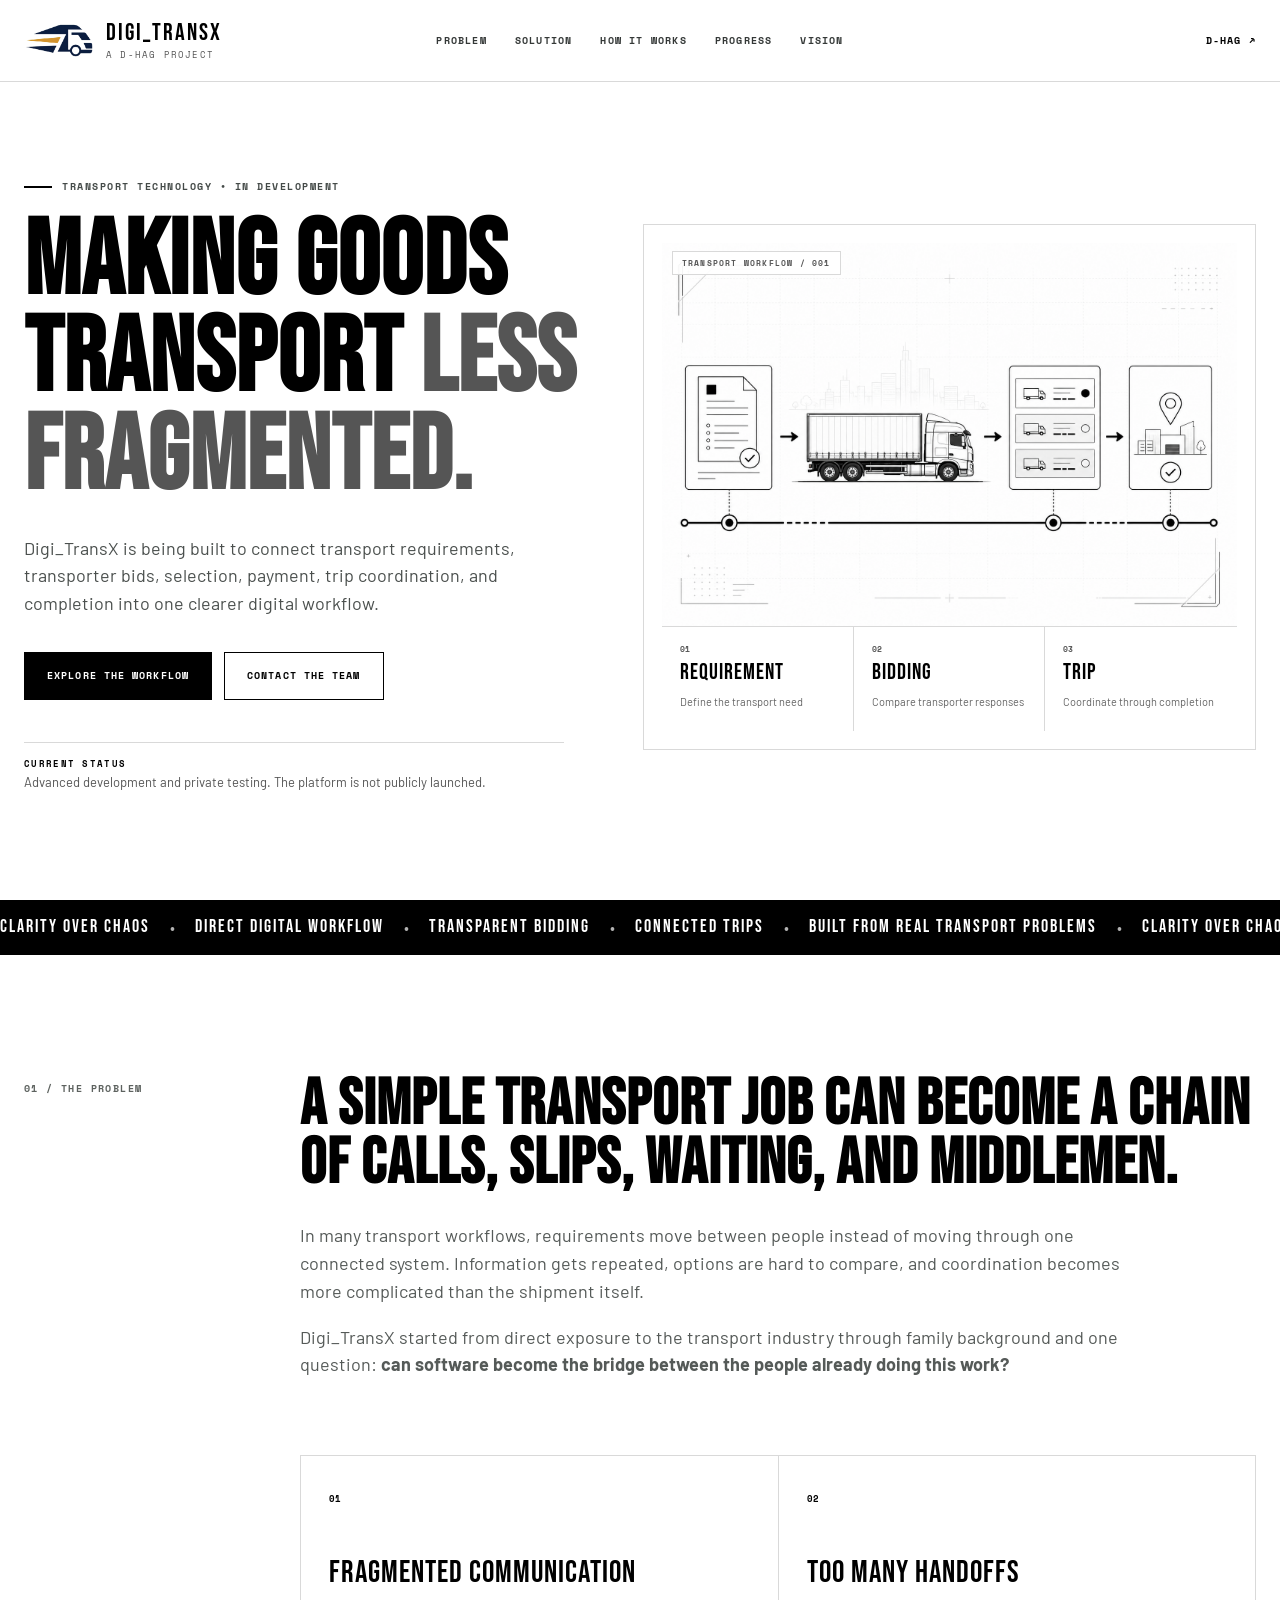
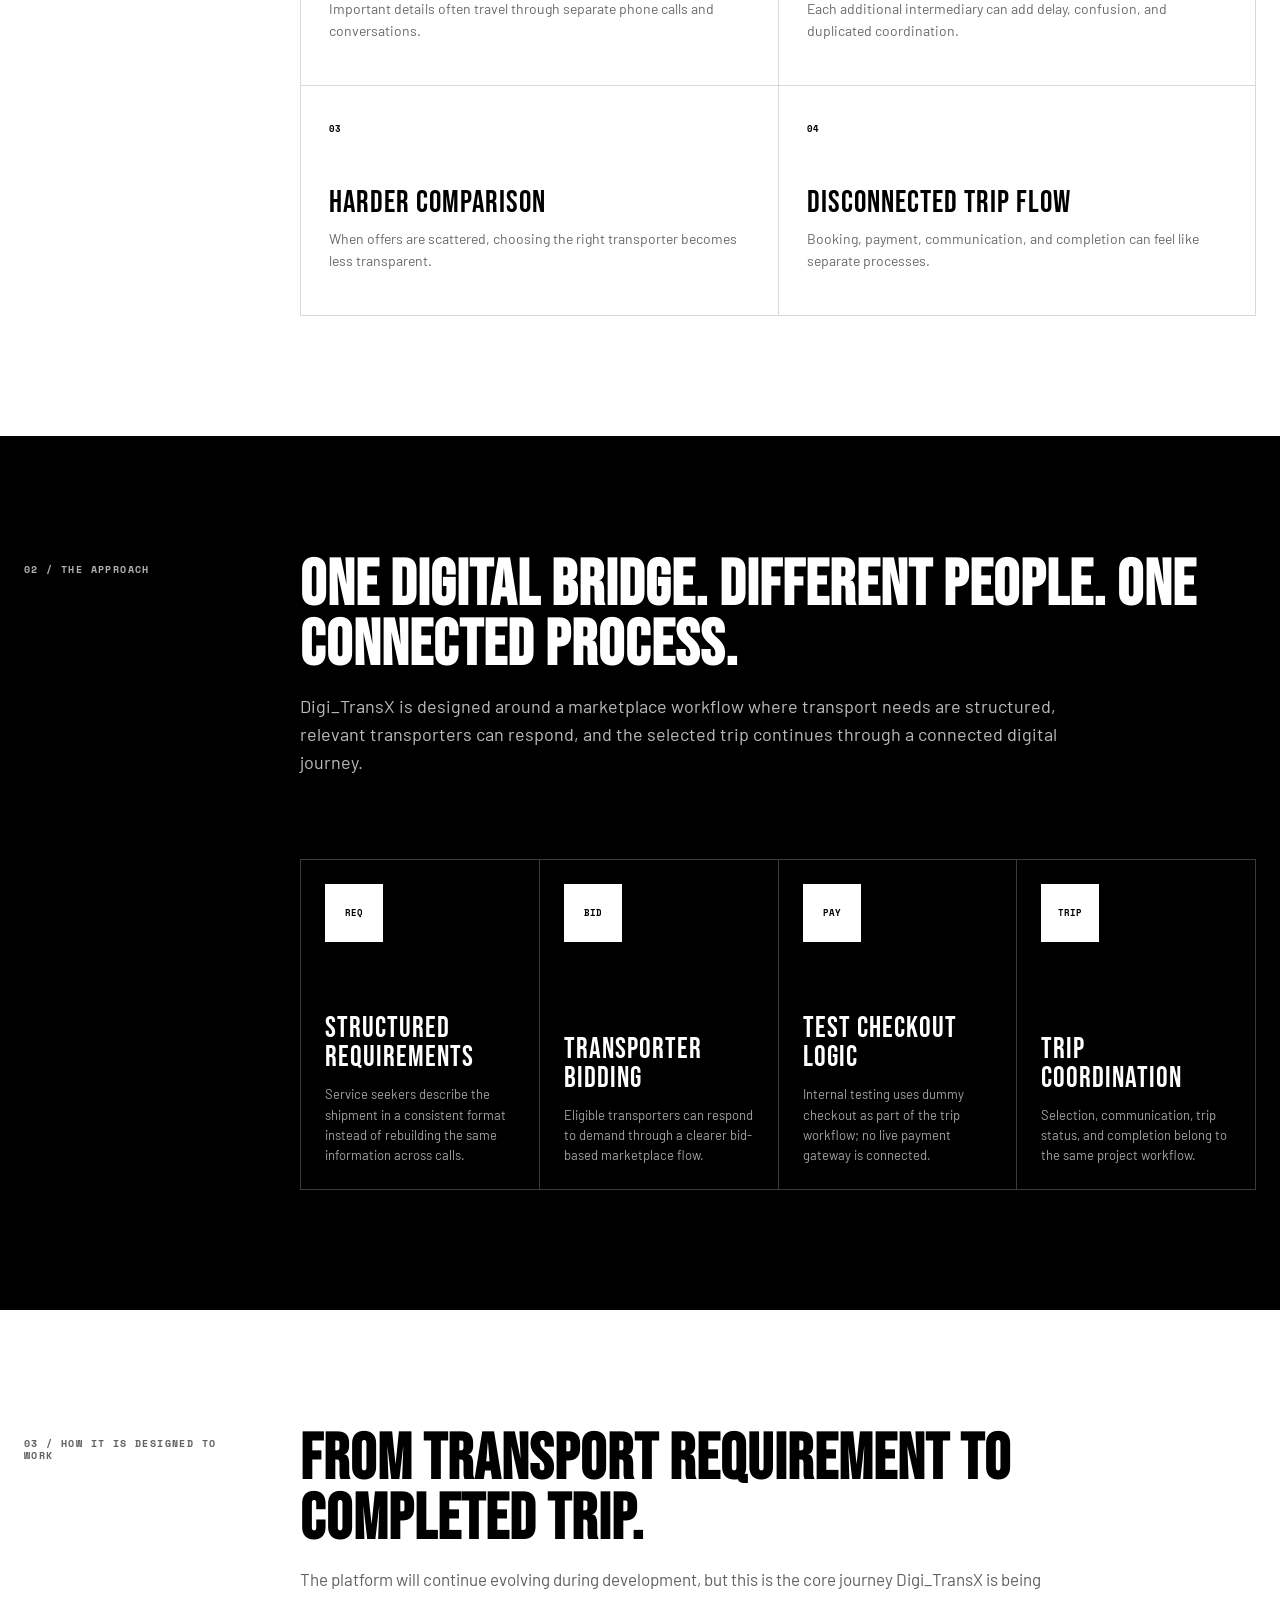
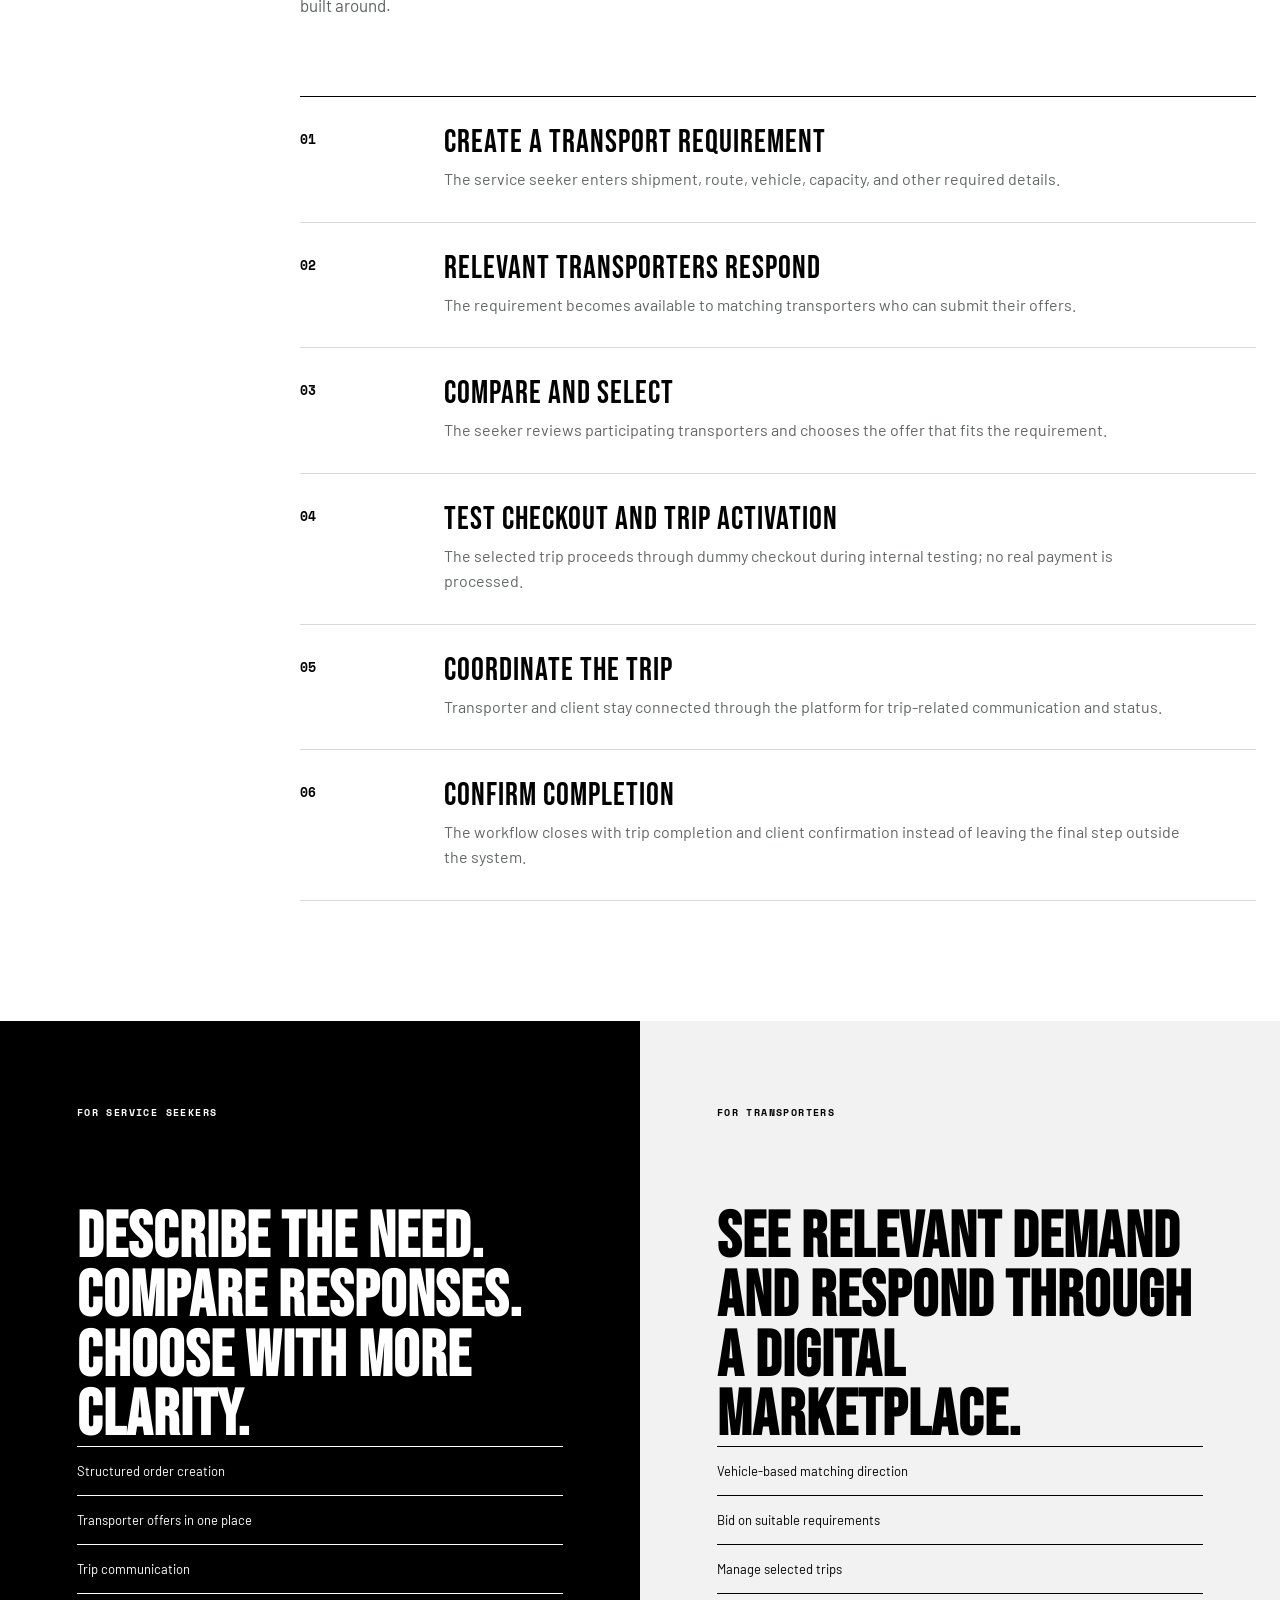
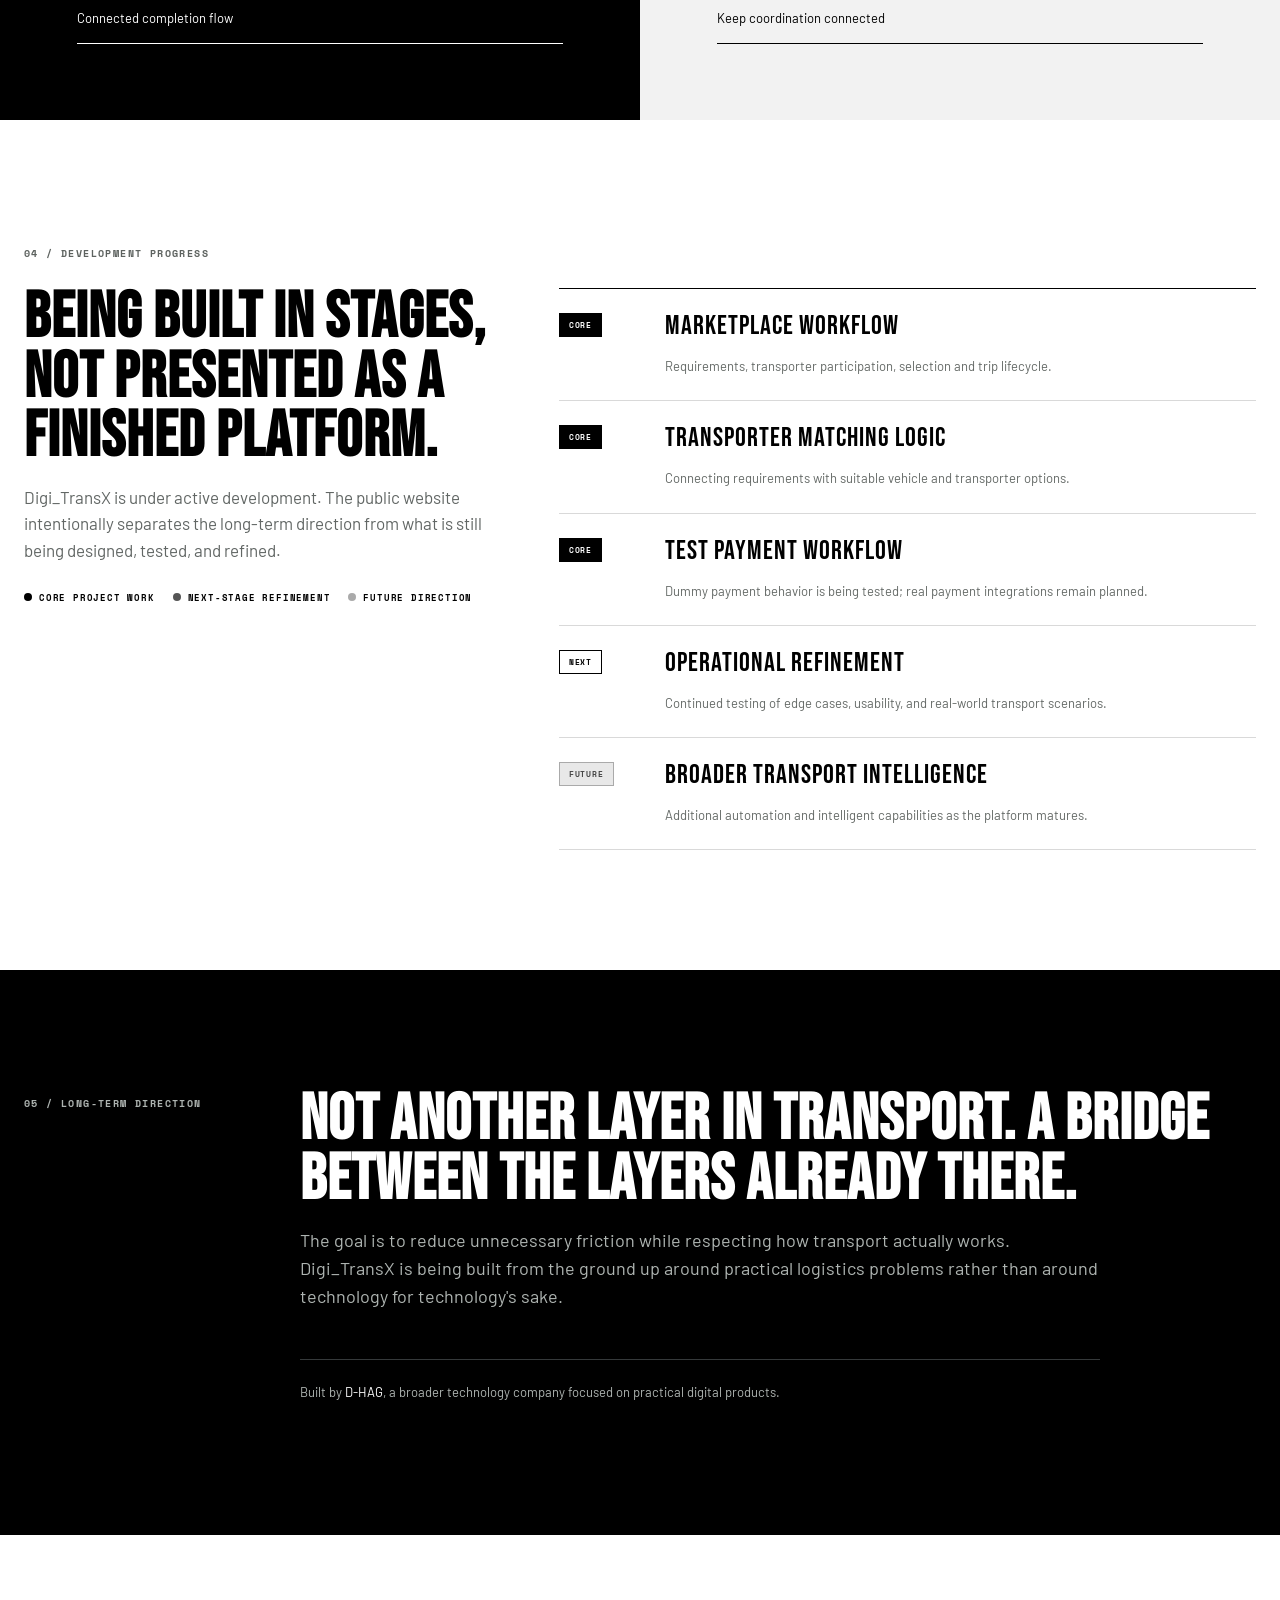
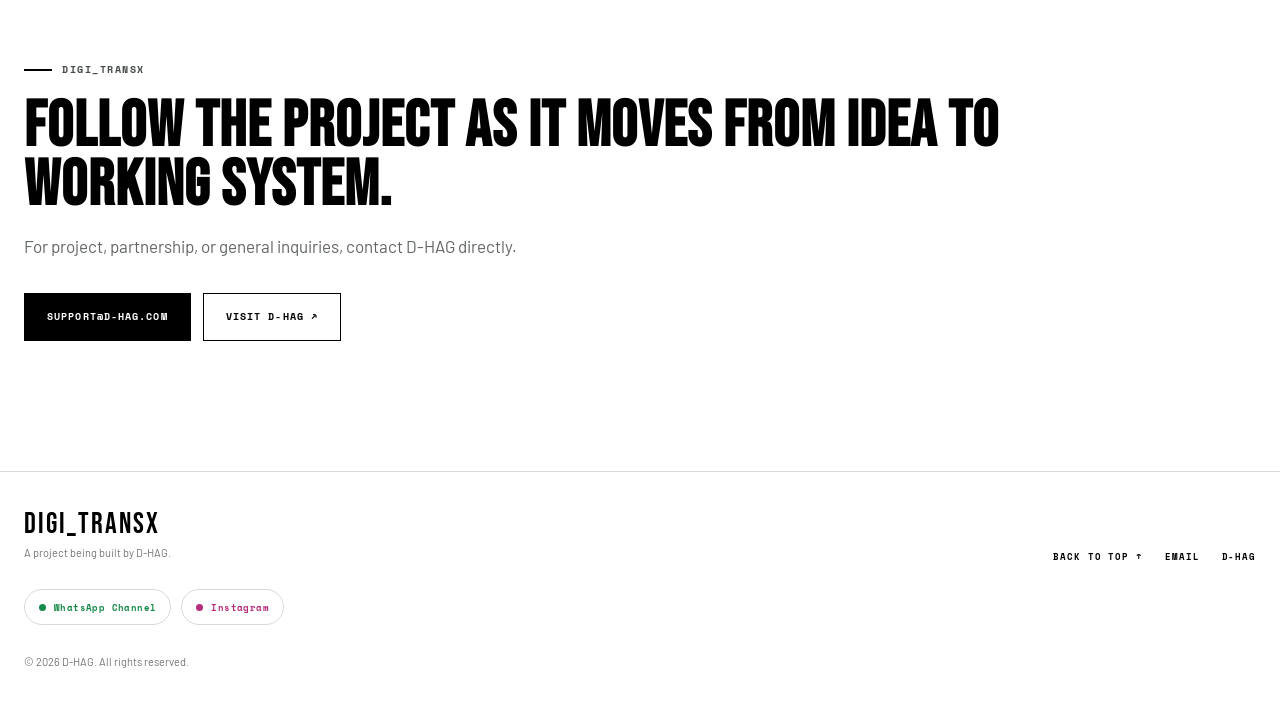
<file: index.html>
<!doctype html>
<html lang="en">
<head>
  <meta charset="utf-8" />
  <meta name="viewport" content="width=device-width, initial-scale=1" />
  <title>Digi_TransX | Building a Simpler Goods Transport Experience</title>
  <meta name="description" content="Digi_TransX is an upcoming digital transport marketplace under D-HAG, currently being developed and privately tested to simplify transport orders, truck matching, bidding and trip coordination." />
  <meta name="author" content="D-HAG" />
  <meta name="robots" content="index,follow,max-image-preview:large" />
  <link rel="canonical" href="https://digi-transx.d-hag.com/" />
  <meta name="theme-color" content="#0b0d10" />

  <meta property="og:type" content="website" />
  <meta property="og:site_name" content="Digi_TransX" />
  <meta property="og:title" content="Digi_TransX | Transport Technology by D-HAG" />
  <meta property="og:description" content="An upcoming digital transport marketplace currently under development and private testing." />
  <meta property="og:url" content="https://digi-transx.d-hag.com/" />
  <meta property="og:image" content="https://digi-transx.d-hag.com/assets/digi-transx-logo.png" />
  <meta name="twitter:card" content="summary_large_image" />

  <link rel="icon" href="assets/digi-transx-favicon.png" type="image/png" />
  <link rel="apple-touch-icon" href="assets/digi-transx-favicon.png" />
  <link rel="stylesheet" href="styles.css" />

  <script type="application/ld+json">
  {
    "@context": "https://schema.org",
    "@type": "SoftwareApplication",
    "name": "Digi_TransX",
    "applicationCategory": "BusinessApplication",
    "operatingSystem": "Web",
    "url": "https://digi-transx.d-hag.com/",
    "description": "An upcoming digital transport marketplace project under D-HAG, currently being developed and privately tested.",
    "creator": {
      "@type": "Organization",
      "name": "D-HAG",
      "url": "https://d-hag.com/"
    }
  }
  </script>
</head>
<body>
  <div class="grain" aria-hidden="true"></div>

  <header class="site-header" id="top">
    <a class="brand" href="#top" aria-label="Digi TransX home">
      <span class="brand-mark" aria-hidden="true"><img src="assets/digi-transx-logo.png" alt="" /></span>
      <span class="brand-copy">
        <strong>Digi_TransX</strong>
        <small>A D-HAG project</small>
      </span>
    </a>

    <button class="menu-toggle" type="button" aria-expanded="false" aria-controls="site-nav">Menu</button>

    <nav id="site-nav" class="site-nav" aria-label="Primary navigation">
      <a href="#problem">Problem</a>
      <a href="#solution">Solution</a>
      <a href="#workflow">How it works</a>
      <a href="#progress">Progress</a>
      <a href="#vision">Vision</a>
    </nav>

    <a class="header-link" href="https://d-hag.com/" target="_blank" rel="noopener">D-HAG ↗</a>
  </header>

  <main>
    <section class="hero section-shell">
      <div class="hero-copy reveal">
        <p class="eyebrow"><span></span> Transport technology • In development</p>
        <h1>Making goods transport <em>less fragmented.</em></h1>
        <p class="hero-lead">Digi_TransX is being built to connect transport requirements, transporter bids, selection, payment, trip coordination, and completion into one clearer digital workflow.</p>
        <div class="hero-actions">
          <a class="btn btn-primary" href="#workflow">Explore the workflow</a>
          <a class="btn btn-secondary" href="mailto:support@d-hag.com?subject=Digi_TransX%20Inquiry">Contact the team</a>
        </div>
        <div class="hero-note">
          <strong>Current status</strong>
          <span>Advanced development and private testing. The platform is not publicly launched.</span>
        </div>
      </div>

      <div class="hero-stage reveal" aria-label="Illustration of a connected transport workflow">
        <img class="workflow-visual" src="assets/transport-workflow.png" alt="Digi TransX workflow showing a transport requirement, freight truck, transporter bids, and completed destination" />
        <div class="workflow-legend" aria-label="Workflow steps">
          <div><span>01</span><strong>Requirement</strong><small>Define the transport need</small></div>
          <div><span>02</span><strong>Bidding</strong><small>Compare transporter responses</small></div>
          <div><span>03</span><strong>Trip</strong><small>Coordinate through completion</small></div>
        </div>
      </div>
    </section>

    <section class="ticker" aria-label="Digi TransX principles">
      <div class="ticker-track">
        <span>CLARITY OVER CHAOS</span><i>•</i><span>DIRECT DIGITAL WORKFLOW</span><i>•</i><span>TRANSPARENT BIDDING</span><i>•</i><span>CONNECTED TRIPS</span><i>•</i><span>BUILT FROM REAL TRANSPORT PROBLEMS</span><i>•</i>
        <span>CLARITY OVER CHAOS</span><i>•</i><span>DIRECT DIGITAL WORKFLOW</span><i>•</i><span>TRANSPARENT BIDDING</span><i>•</i><span>CONNECTED TRIPS</span><i>•</i><span>BUILT FROM REAL TRANSPORT PROBLEMS</span><i>•</i>
      </div>
    </section>

    <section class="split-section section-shell" id="problem">
      <div class="section-kicker reveal">01 / The problem</div>
      <div class="split-copy reveal">
        <h2>A simple transport job can become a chain of calls, slips, waiting, and middlemen.</h2>
        <p>In many transport workflows, requirements move between people instead of moving through one connected system. Information gets repeated, options are hard to compare, and coordination becomes more complicated than the shipment itself.</p>
        <p>Digi_TransX started from direct exposure to the transport industry through family background and one question: <strong>can software become the bridge between the people already doing this work?</strong></p>
      </div>
      <div class="problem-grid reveal">
        <article><span>01</span><h3>Fragmented communication</h3><p>Important details often travel through separate phone calls and conversations.</p></article>
        <article><span>02</span><h3>Too many handoffs</h3><p>Each additional intermediary can add delay, confusion, and duplicated coordination.</p></article>
        <article><span>03</span><h3>Harder comparison</h3><p>When offers are scattered, choosing the right transporter becomes less transparent.</p></article>
        <article><span>04</span><h3>Disconnected trip flow</h3><p>Booking, payment, communication, and completion can feel like separate processes.</p></article>
      </div>
    </section>

    <section class="dark-panel" id="solution">
      <div class="section-shell">
        <div class="section-kicker light reveal">02 / The approach</div>
        <div class="solution-intro reveal">
          <h2>One digital bridge. Different people. One connected process.</h2>
          <p>Digi_TransX is designed around a marketplace workflow where transport needs are structured, relevant transporters can respond, and the selected trip continues through a connected digital journey.</p>
        </div>

        <div class="feature-rail reveal">
          <article>
            <div class="feature-icon">REQ</div>
            <h3>Structured requirements</h3>
            <p>Service seekers describe the shipment in a consistent format instead of rebuilding the same information across calls.</p>
          </article>
          <article>
            <div class="feature-icon">BID</div>
            <h3>Transporter bidding</h3>
            <p>Eligible transporters can respond to demand through a clearer bid-based marketplace flow.</p>
          </article>
          <article>
            <div class="feature-icon">PAY</div>
            <h3>Test checkout logic</h3>
            <p>Internal testing uses dummy checkout as part of the trip workflow; no live payment gateway is connected.</p>
          </article>
          <article>
            <div class="feature-icon">TRIP</div>
            <h3>Trip coordination</h3>
            <p>Selection, communication, trip status, and completion belong to the same project workflow.</p>
          </article>
        </div>
      </div>
    </section>

    <section class="workflow section-shell" id="workflow">
      <div class="section-kicker reveal">03 / How it is designed to work</div>
      <div class="workflow-head reveal">
        <h2>From transport requirement to completed trip.</h2>
        <p>The platform will continue evolving during development, but this is the core journey Digi_TransX is being built around.</p>
      </div>

      <div class="timeline">
        <article class="timeline-item reveal">
          <div class="timeline-index">01</div>
          <div><h3>Create a transport requirement</h3><p>The service seeker enters shipment, route, vehicle, capacity, and other required details.</p></div>
        </article>
        <article class="timeline-item reveal">
          <div class="timeline-index">02</div>
          <div><h3>Relevant transporters respond</h3><p>The requirement becomes available to matching transporters who can submit their offers.</p></div>
        </article>
        <article class="timeline-item reveal">
          <div class="timeline-index">03</div>
          <div><h3>Compare and select</h3><p>The seeker reviews participating transporters and chooses the offer that fits the requirement.</p></div>
        </article>
        <article class="timeline-item reveal">
          <div class="timeline-index">04</div>
          <div><h3>Test checkout and trip activation</h3><p>The selected trip proceeds through dummy checkout during internal testing; no real payment is processed.</p></div>
        </article>
        <article class="timeline-item reveal">
          <div class="timeline-index">05</div>
          <div><h3>Coordinate the trip</h3><p>Transporter and client stay connected through the platform for trip-related communication and status.</p></div>
        </article>
        <article class="timeline-item reveal">
          <div class="timeline-index">06</div>
          <div><h3>Confirm completion</h3><p>The workflow closes with trip completion and client confirmation instead of leaving the final step outside the system.</p></div>
        </article>
      </div>
    </section>

    <section class="audiences">
      <div class="audience-card seeker reveal">
        <p class="audience-label">For service seekers</p>
        <h2>Describe the need. Compare responses. Choose with more clarity.</h2>
        <ul>
          <li>Structured order creation</li>
          <li>Transporter offers in one place</li>
          <li>Trip communication</li>
          <li>Connected completion flow</li>
        </ul>
      </div>
      <div class="audience-card transporter reveal">
        <p class="audience-label">For transporters</p>
        <h2>See relevant demand and respond through a digital marketplace.</h2>
        <ul>
          <li>Vehicle-based matching direction</li>
          <li>Bid on suitable requirements</li>
          <li>Manage selected trips</li>
          <li>Keep coordination connected</li>
        </ul>
      </div>
    </section>

    <section class="progress-section section-shell" id="progress">
      <div class="section-kicker reveal">04 / Development progress</div>
      <div class="progress-layout">
        <div class="progress-copy reveal">
          <h2>Being built in stages, not presented as a finished platform.</h2>
          <p>Digi_TransX is under active development. The public website intentionally separates the long-term direction from what is still being designed, tested, and refined.</p>
          <div class="status-key">
            <span><i class="status-dot active"></i> Core project work</span>
            <span><i class="status-dot next"></i> Next-stage refinement</span>
            <span><i class="status-dot future"></i> Future direction</span>
          </div>
        </div>

        <div class="progress-board reveal">
          <div class="progress-row">
            <span class="progress-state active">Core</span>
            <strong>Marketplace workflow</strong>
            <small>Requirements, transporter participation, selection and trip lifecycle.</small>
          </div>
          <div class="progress-row">
            <span class="progress-state active">Core</span>
            <strong>Transporter matching logic</strong>
            <small>Connecting requirements with suitable vehicle and transporter options.</small>
          </div>
          <div class="progress-row">
            <span class="progress-state active">Core</span>
            <strong>Test payment workflow</strong>
            <small>Dummy payment behavior is being tested; real payment integrations remain planned.</small>
          </div>
          <div class="progress-row">
            <span class="progress-state next">Next</span>
            <strong>Operational refinement</strong>
            <small>Continued testing of edge cases, usability, and real-world transport scenarios.</small>
          </div>
          <div class="progress-row">
            <span class="progress-state future">Future</span>
            <strong>Broader transport intelligence</strong>
            <small>Additional automation and intelligent capabilities as the platform matures.</small>
          </div>
        </div>
      </div>
    </section>

    <section class="vision-panel" id="vision">
      <div class="section-shell vision-grid">
        <div class="section-kicker light reveal">05 / Long-term direction</div>
        <div class="vision-copy reveal">
          <h2>Not another layer in transport. A bridge between the layers already there.</h2>
          <p>The goal is to reduce unnecessary friction while respecting how transport actually works. Digi_TransX is being built from the ground up around practical logistics problems rather than around technology for technology's sake.</p>
          <p class="vision-signoff">Built by <a href="https://d-hag.com/" target="_blank" rel="noopener">D-HAG</a>, a broader technology company focused on practical digital products.</p>
        </div>
      </div>
    </section>

    <section class="cta section-shell reveal">
      <p class="eyebrow"><span></span> Digi_TransX</p>
      <h2>Follow the project as it moves from idea to working system.</h2>
      <p>For project, partnership, or general inquiries, contact D-HAG directly.</p>
      <div class="hero-actions">
        <a class="btn btn-primary" href="mailto:support@d-hag.com?subject=Digi_TransX%20Inquiry">support@d-hag.com</a>
        <a class="btn btn-secondary" href="https://d-hag.com/" target="_blank" rel="noopener">Visit D-HAG ↗</a>
      </div>
    </section>
  </main>

  <footer class="footer">
    <div class="footer-brand">
      <strong>Digi_TransX</strong>
      <span>A project being built by D-HAG.</span>
    </div>
    <div class="footer-links">
      <a href="#top">Back to top ↑</a>
      <a href="mailto:support@d-hag.com?subject=Digi_TransX%20Inquiry">Email</a>
      <a href="https://d-hag.com/" target="_blank" rel="noopener">D-HAG</a>
    </div>
    <div class="footer-social" aria-label="Follow D-HAG">
      <a class="social-pill social-pill--whatsapp" href="https://whatsapp.com/channel/0029VbDHwuh47Xe2fEYmaG3g" target="_blank" rel="noopener noreferrer">WhatsApp Channel</a>
      <a class="social-pill social-pill--instagram" href="https://www.instagram.com/d_hag_official?rpxt=MW9mZjBhYmVodXc5Yw==" target="_blank" rel="noopener noreferrer">Instagram</a>
    </div>
    <p>© <span id="year"></span> D-HAG. All rights reserved.</p>
  </footer>

  <script src="script.js"></script>
</body>
</html>
</file>
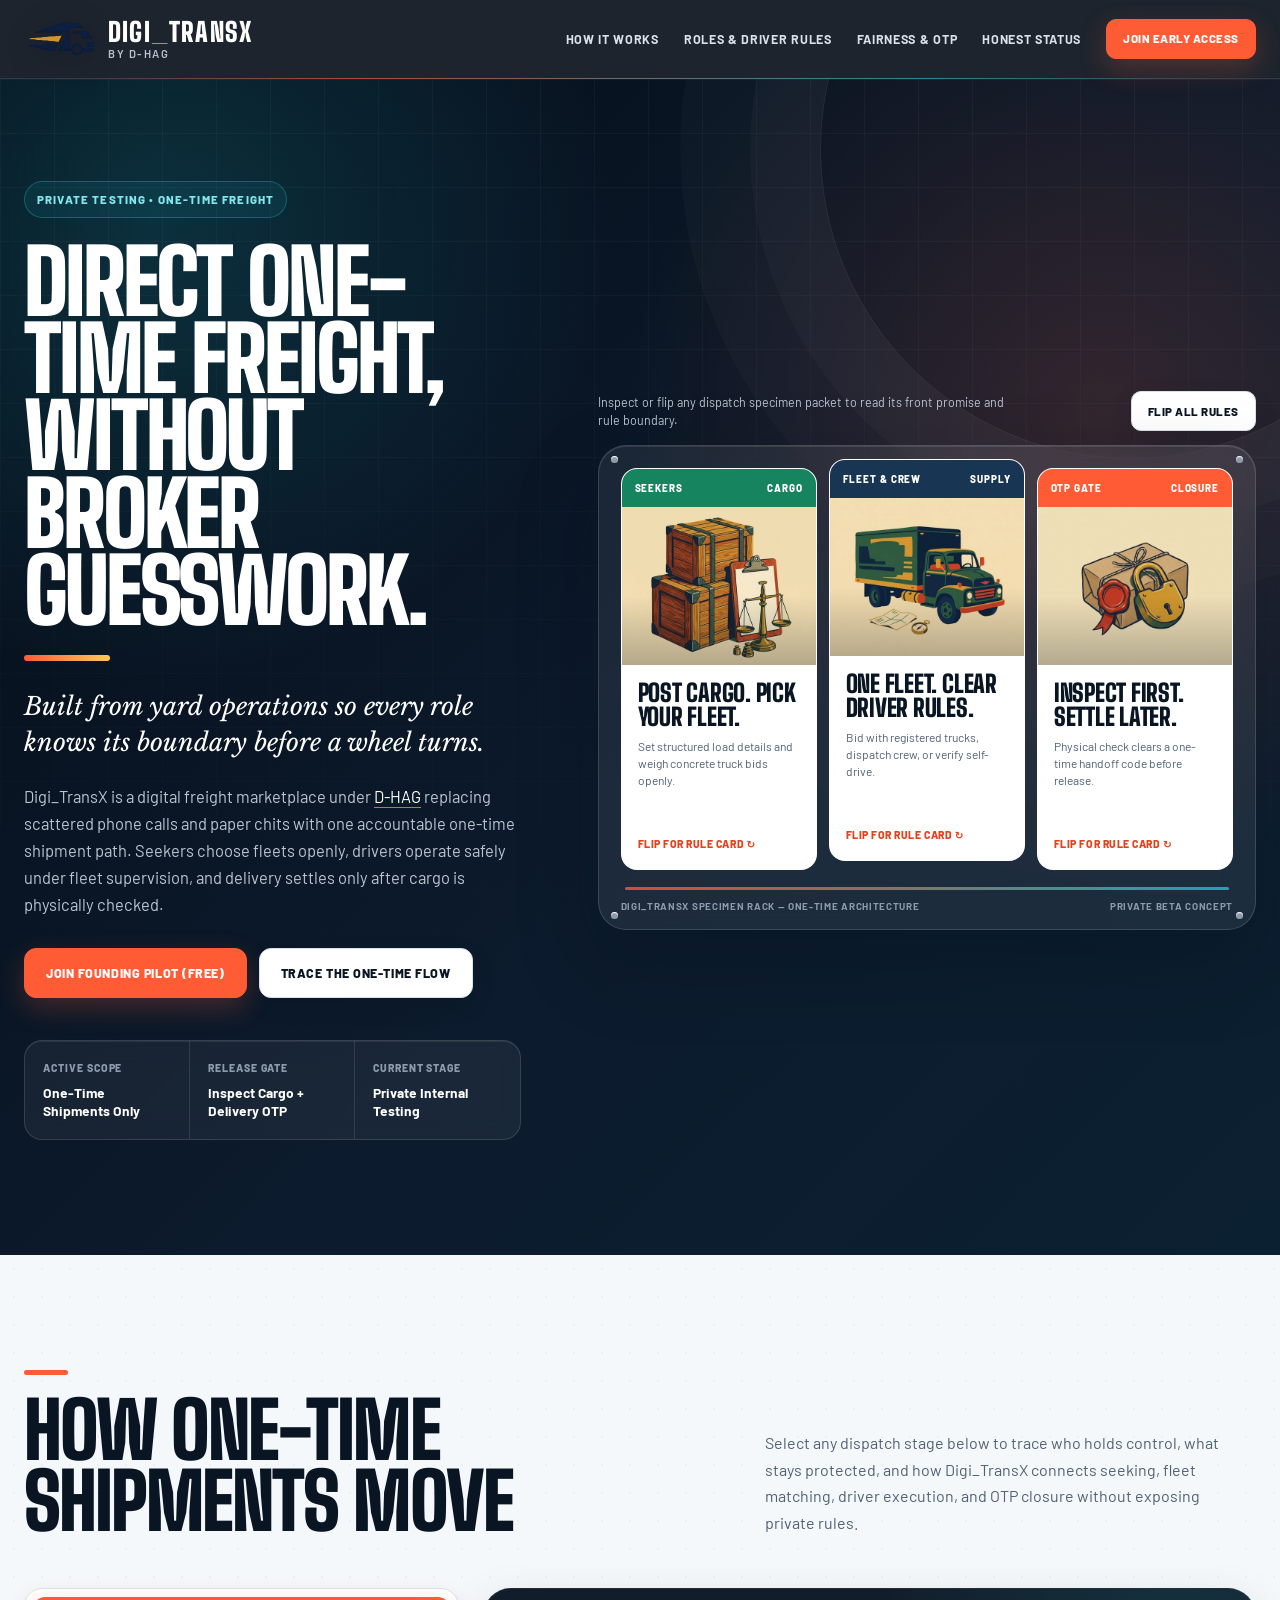
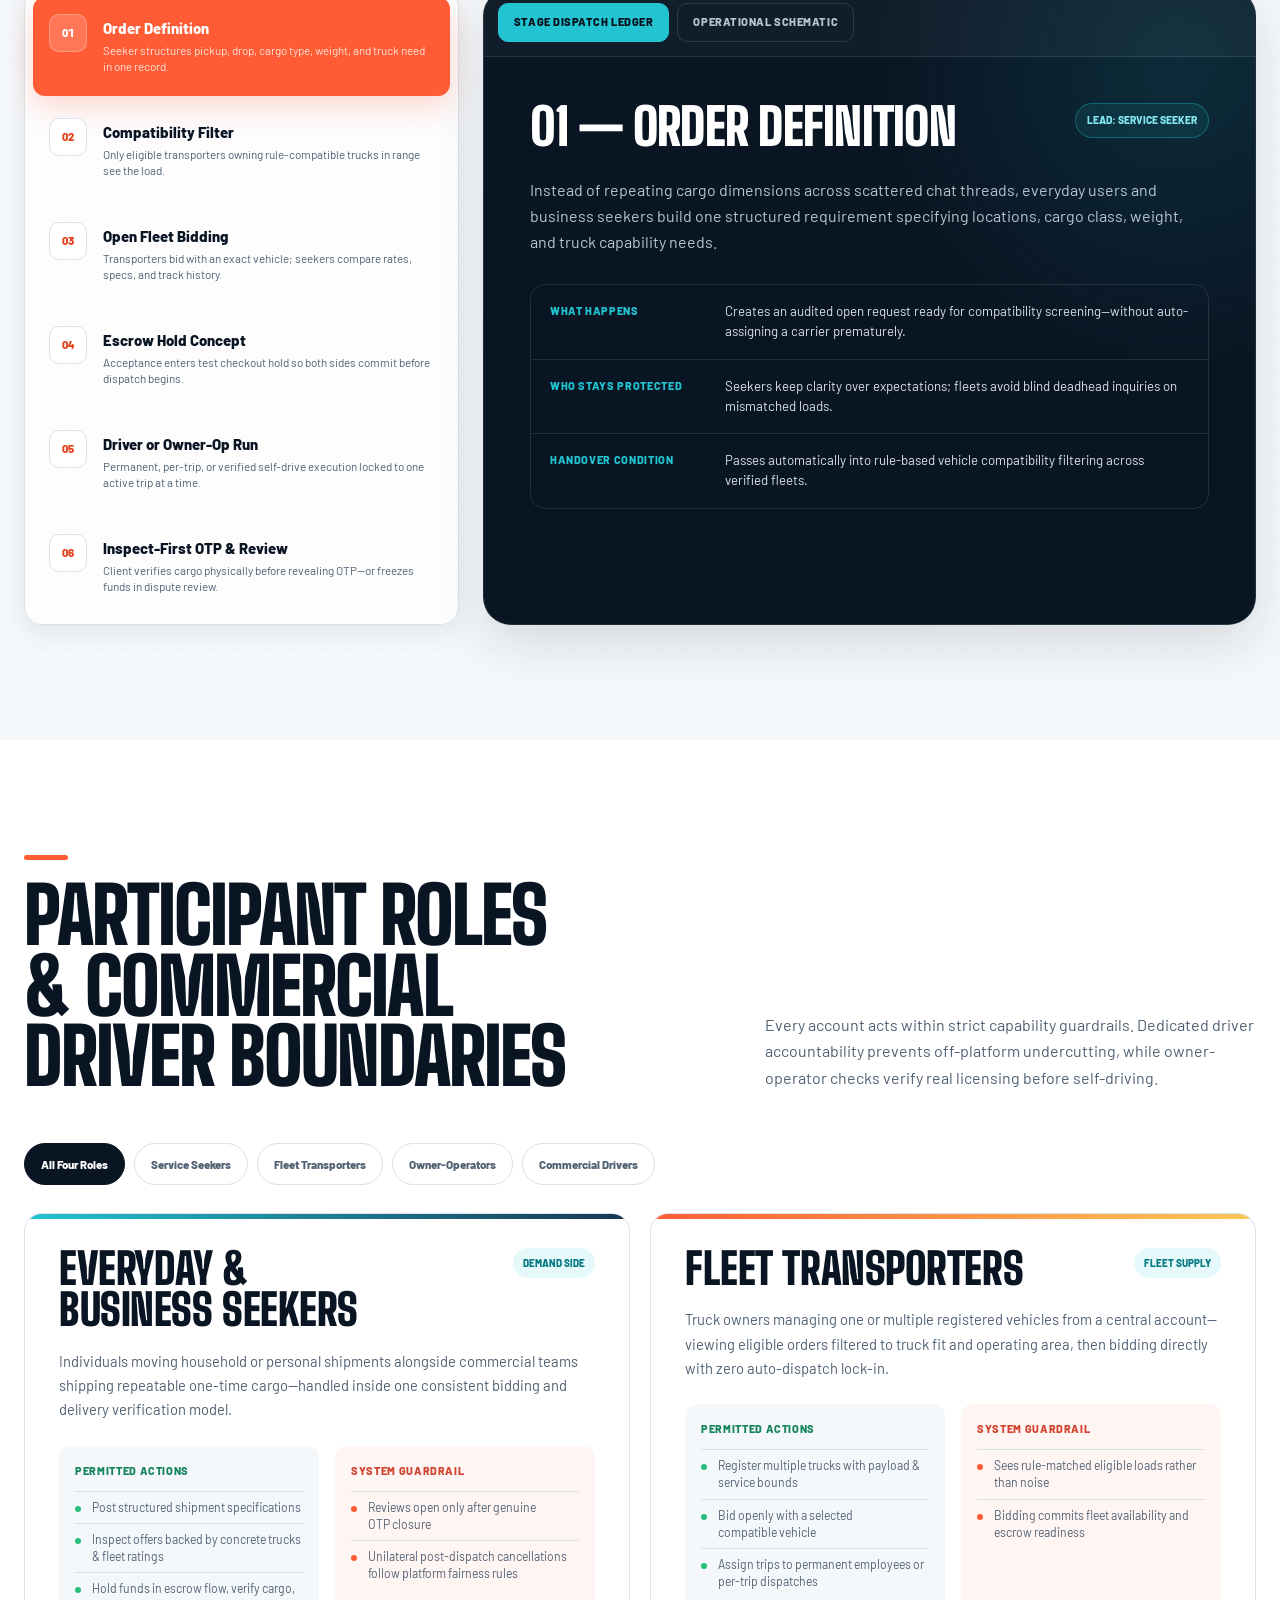
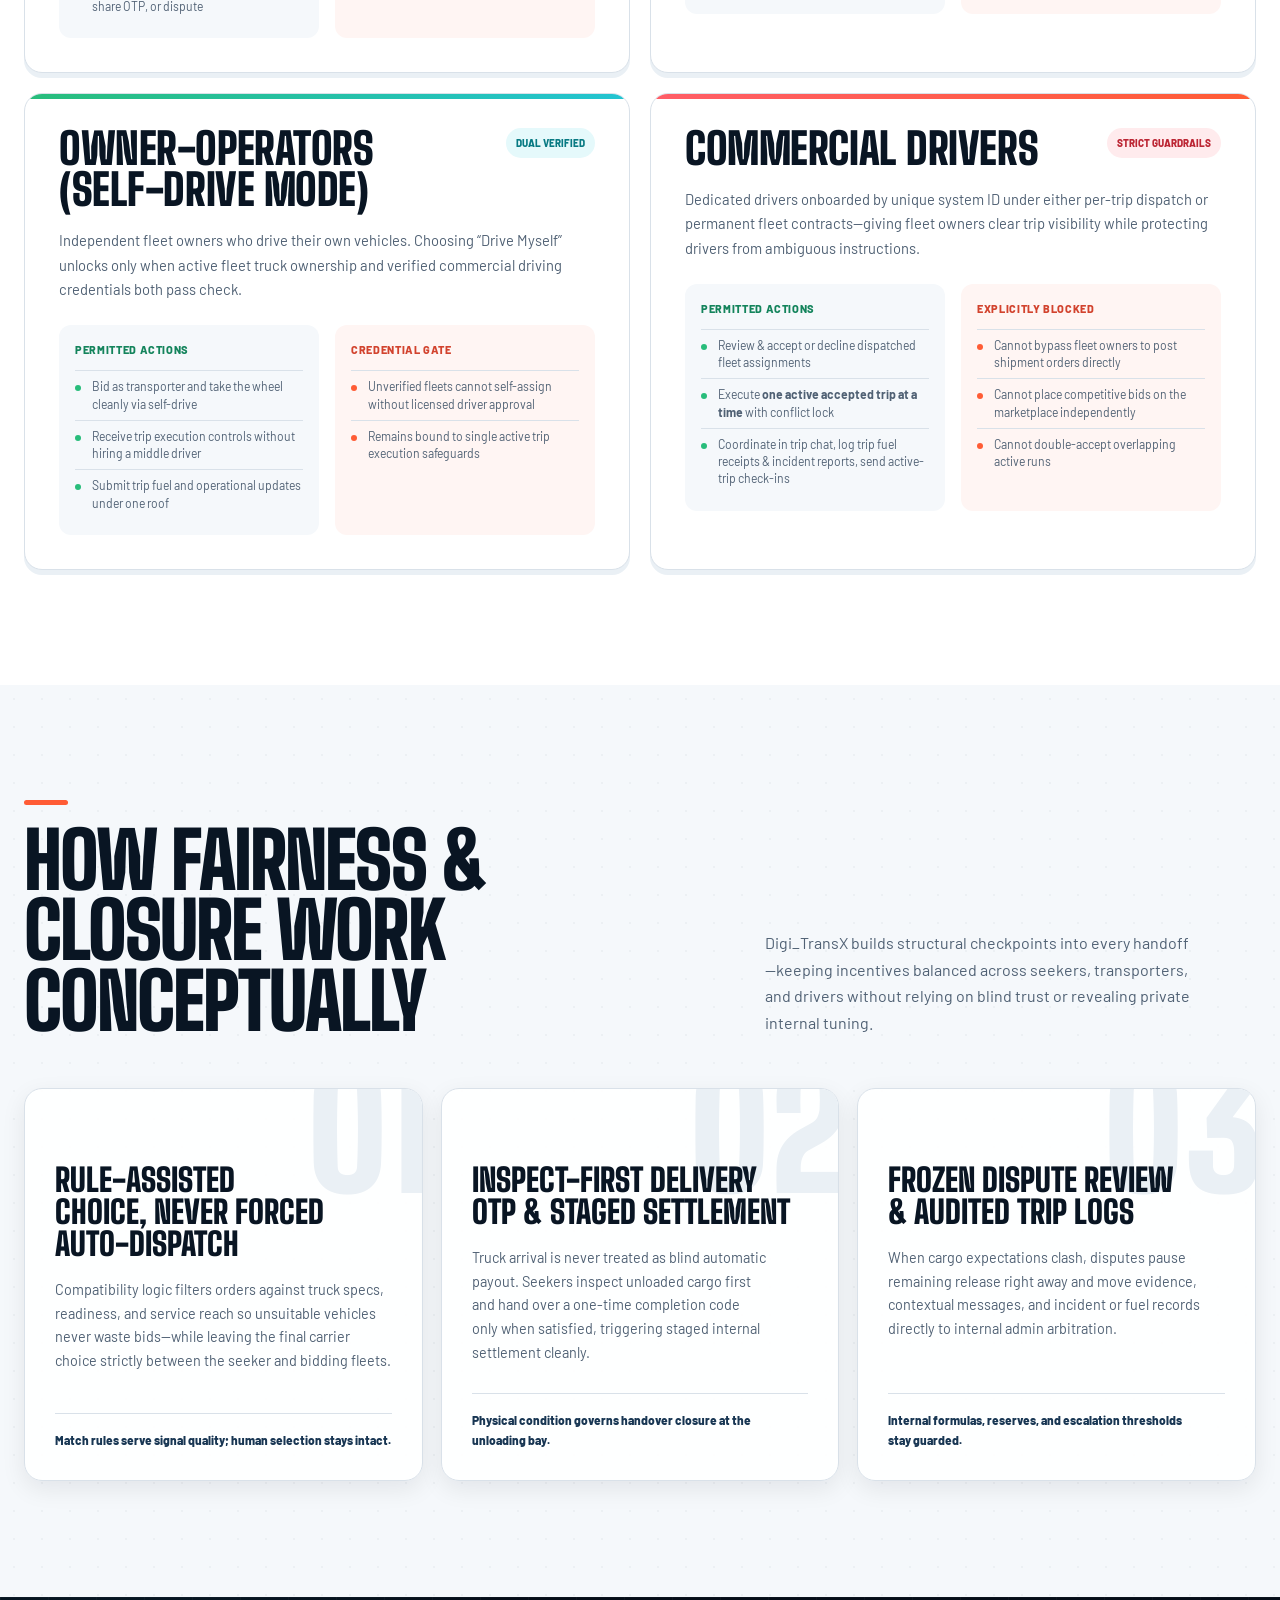
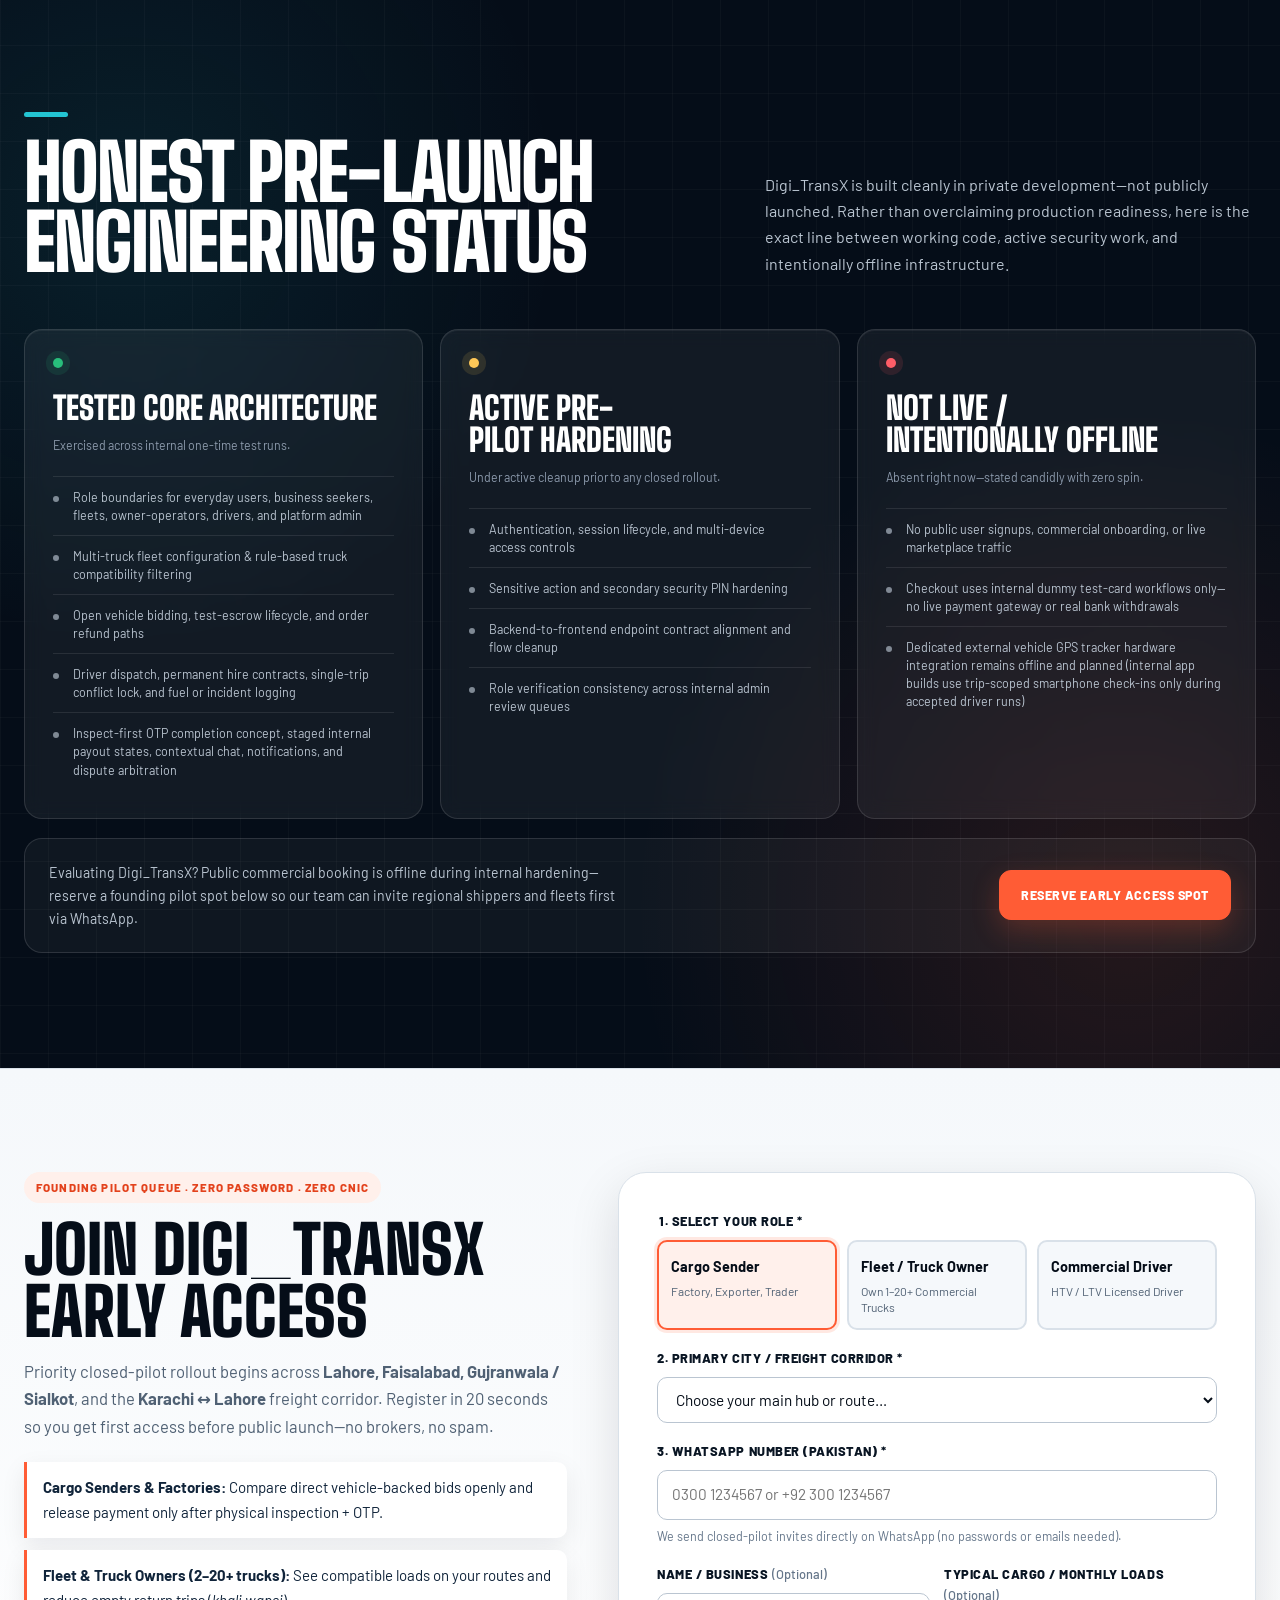
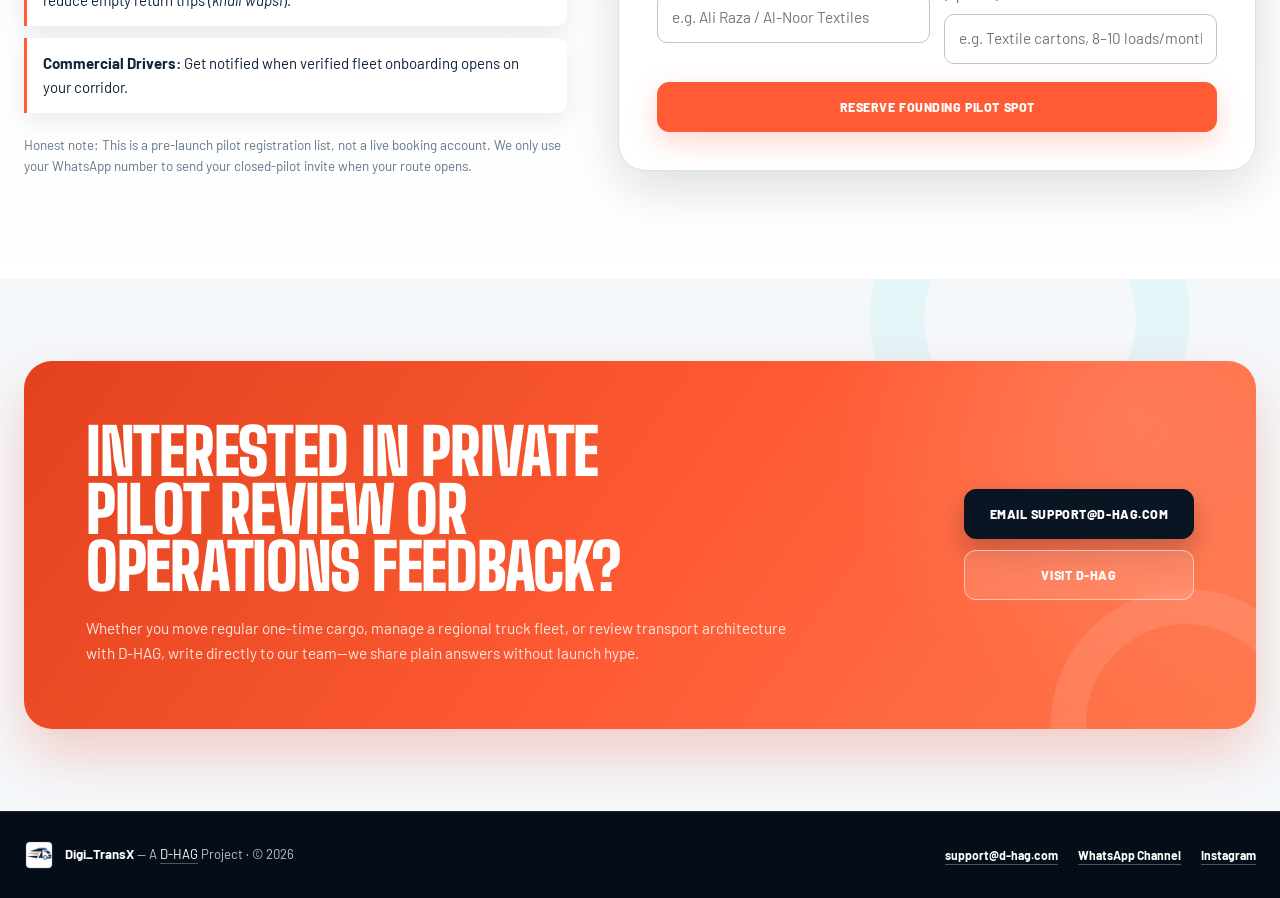
<file: public/index.html>
<!doctype html>
<html lang="en">
<head>
  <meta charset="utf-8">
  <meta name="viewport" content="width=device-width, initial-scale=1">
  <title>Digi_TransX — Direct One-Time Freight Dispatch &amp; Driver Accountability by D-HAG</title>
  <meta name="description" content="Digi_TransX by D-HAG connects cargo seekers, fleet transporters, verified owner-operators, and commercial drivers in a transparent one-time shipment workflow. Currently in private testing.">
  <meta name="theme-color" content="#1A2A44">
  <link rel="canonical" href="https://digi-transx.d-hag.com/">

  <meta property="og:type" content="website">
  <meta property="og:site_name" content="Digi_TransX by D-HAG">
  <meta property="og:title" content="Digi_TransX — Direct One-Time Freight Dispatch &amp; Driver Accountability">
  <meta property="og:description" content="Post structured shipments, compare compatible truck offers, track clear driver and owner-operator rules, and close delivery only after physical inspection and OTP handoff. Private testing under D-HAG.">
  <meta property="og:url" content="https://digi-transx.d-hag.com/">
  <meta property="og:image" content="https://digi-transx.d-hag.com/assets/social-card.png">

  <meta name="twitter:card" content="summary_large_image">
  <meta name="twitter:title" content="Digi_TransX — Direct One-Time Freight Dispatch by D-HAG">
  <meta name="twitter:description" content="Honest pre-launch overview of the Digi_TransX one-time freight marketplace, commercial driver rules, owner-operator checks, and inspect-first OTP completion.">
  <meta name="twitter:image" content="https://digi-transx.d-hag.com/assets/social-card.png">

  <link rel="icon" type="image/png" sizes="64x64" href="assets/digi-transx-favicon-64.png">
  <link rel="apple-touch-icon" href="assets/digi-transx-apple-touch.png">

  <link rel="preconnect" href="https://fonts.googleapis.com">
  <link rel="preconnect" href="https://fonts.gstatic.com" crossorigin>
  <link rel="stylesheet" href="https://fonts.googleapis.com/css2?family=Barlow:wght@400;500;600;700&amp;family=Big+Shoulders+Display:wght@700;800;900&amp;family=Libre+Baskerville:ital,wght@0,400;0,700;1,400&amp;display=swap">
  <link rel="stylesheet" href="styles.css">

  <script type="application/ld+json">
  {
    "@context": "https://schema.org",
    "@type": "SoftwareApplication",
    "name": "Digi_TransX",
    "applicationCategory": "BusinessApplication",
    "operatingSystem": "Web",
    "url": "https://digi-transx.d-hag.com/",
    "creator": {
      "@type": "Organization",
      "name": "D-HAG",
      "url": "https://d-hag.com/"
    },
    "description": "Private-testing one-time freight dispatch marketplace separating cargo seekers, fleet transporters, verified owner-operators, and dedicated commercial drivers inside an inspect-first OTP workflow."
  }
  </script>
</head>
<body>
  <a class="skip-link" href="#main-content">Skip to content</a>

  <header class="site-header">
    <div class="container nav-bar">
      <a class="brand-lockup" href="#top" aria-label="Digi_TransX home">
        <img class="brand-seal" src="assets/digi-transx-logo.webp" alt="Digi_TransX emblem" width="76" height="38">
        <span class="brand-copy">
          <span class="brand-wordmark">Digi_TransX</span>
          <span class="brand-origin">by D-HAG</span>
        </span>
      </a>

      <button class="menu-toggle" type="button" aria-expanded="false" aria-controls="primary-navigation">
        <svg width="18" height="18" viewBox="0 0 18 18" fill="none" aria-hidden="true">
          <path d="M2 4.5H16M2 9H16M2 13.5H16" stroke="currentColor" stroke-width="2" stroke-linecap="square"/>
        </svg>
        <span>Menu</span>
      </button>

      <nav class="nav-links" id="primary-navigation" aria-label="Primary sections">
        <a href="#workflow">How It Works</a>
        <a href="#roles">Roles &amp; Driver Rules</a>
        <a href="#protections">Fairness &amp; OTP</a>
        <a href="#honest-status">Honest Status</a>
        <a class="btn btn-vermilion btn-sm" href="#early-access">Join Early Access</a>
      </nav>
    </div>
  </header>

  <main id="main-content">
    <section class="hero-section" id="top">
      <div class="container hero-grid">
        <div class="hero-thesis">
          <h1>Direct one-time freight, without broker guesswork.</h1>
          <p class="hero-deck">Built from yard operations so every role knows its boundary before a wheel turns.</p>
          <p class="hero-lead">
            Digi_TransX is a digital freight marketplace under <a href="https://d-hag.com/">D-HAG</a> replacing scattered phone calls and paper chits with one accountable one-time shipment path. Seekers choose fleets openly, drivers operate safely under fleet supervision, and delivery settles only after cargo is physically checked.
          </p>

          <div class="hero-actions">
            <a class="btn btn-vermilion" href="#early-access">Join Founding Pilot (Free)</a>
            <a class="btn btn-paper" href="#workflow">Trace the One-Time Flow</a>
          </div>

          <dl class="almanac-ledger" aria-label="Platform snapshot">
            <div class="ledger-cell">
              <dt class="ledger-term">Active Scope</dt>
              <dd class="ledger-val">One-Time Shipments Only</dd>
            </div>
            <div class="ledger-cell">
              <dt class="ledger-term">Release Gate</dt>
              <dd class="ledger-val">Inspect Cargo + Delivery OTP</dd>
            </div>
            <div class="ledger-cell">
              <dt class="ledger-term">Current Stage</dt>
              <dd class="ledger-val">Private Internal Testing</dd>
            </div>
          </dl>
        </div>

        <aside class="rack-stage" aria-label="Interactive freight specimen packet rack">
          <div class="rack-toolbar">
            <p class="rack-instruction">Inspect or flip any dispatch specimen packet to read its front promise and rule boundary.</p>
            <button class="btn btn-paper btn-sm" type="button" id="flip-all-btn" aria-pressed="false">Flip All Rules</button>
          </div>

          <div class="rack-frame">
            <span class="rack-rivet rack-rivet--tl" aria-hidden="true"></span>
            <span class="rack-rivet rack-rivet--tr" aria-hidden="true"></span>
            <span class="rack-rivet rack-rivet--bl" aria-hidden="true"></span>
            <span class="rack-rivet rack-rivet--br" aria-hidden="true"></span>

            <div class="packets-row">
              <div class="packet-slot">
                <button class="packet-btn" type="button" aria-pressed="false" aria-label="Flip Service Seeker specimen packet">
                  <span class="packet-face packet-face--front">
                    <span class="packet-spine packet-spine--forest">
                      <span>Seekers</span>
                      <span>Cargo</span>
                    </span>
                    <span class="packet-art-wrap">
                      <img class="packet-art" src="assets/spot-seeker.webp" alt="Wooden crates, weigh scale, and shipment manifest" width="240" height="240">
                    </span>
                    <span class="packet-body">
                      <span>
                        <strong class="packet-title">Post Cargo. Pick Your Fleet.</strong>
                        <span class="packet-promise">Set structured load details and weigh concrete truck bids openly.</span>
                      </span>
                      <span class="packet-cue">Flip for rule card &#8635;</span>
                    </span>
                  </span>

                  <span class="packet-face packet-face--back">
                    <span>
                      <span class="spec-back-head">
                        <strong class="spec-back-title">Seeker Rules</strong>
                        <span class="spec-back-return">Front &#8634;</span>
                      </span>
                      <ul class="spec-rows">
                        <li><strong>Permitted</strong> Post cargo specs and compare concrete fleet bids side by side.</li>
                        <li><strong>Escrow Hold</strong> Holds test booking funds safely until arrival check.</li>
                        <li><strong class="is-block">Boundary</strong> Check cargo physically before giving OTP, or dispute.</li>
                      </ul>
                    </span>
                    <span class="spec-foot-note">No blind auto-assign removes shipper choice.</span>
                  </span>
                </button>
              </div>

              <div class="packet-slot packet-slot--lead">
                <button class="packet-btn" type="button" aria-pressed="false" aria-label="Flip Fleet, Owner-Operator, and Driver specimen packet">
                  <span class="packet-face packet-face--front">
                    <span class="packet-spine packet-spine--navy">
                      <span>Fleet &amp; Crew</span>
                      <span>Supply</span>
                    </span>
                    <span class="packet-art-wrap">
                      <img class="packet-art" src="assets/spot-fleet.webp" alt="Cargo freight truck with route dispatch sheet and brass compass" width="240" height="240">
                    </span>
                    <span class="packet-body">
                      <span>
                        <strong class="packet-title">One Fleet. Clear Driver Rules.</strong>
                        <span class="packet-promise">Bid with registered trucks, dispatch crew, or verify self-drive.</span>
                      </span>
                      <span class="packet-cue">Flip for rule card &#8635;</span>
                    </span>
                  </span>

                  <span class="packet-face packet-face--back">
                    <span>
                      <span class="spec-back-head">
                        <strong class="spec-back-title">Fleet &amp; Crew</strong>
                        <span class="spec-back-return">Front &#8634;</span>
                      </span>
                      <ul class="spec-rows">
                        <li><strong>Fleet &amp; Owner-Op</strong> Bid with compatible trucks or pass license check to self-drive.</li>
                        <li><strong>Driver Scope</strong> Dispatched by ID; runs one active trip at a time + logs fuel.</li>
                        <li><strong class="is-block">Hard Block</strong> Drivers never post orders or bid independently.</li>
                      </ul>
                    </span>
                    <span class="spec-foot-note">Clear role lines stop off-fleet undercutting.</span>
                  </span>
                </button>
              </div>

              <div class="packet-slot">
                <button class="packet-btn" type="button" aria-pressed="false" aria-label="Flip OTP Verification and Settlement specimen packet">
                  <span class="packet-face packet-face--front">
                    <span class="packet-spine packet-spine--vermilion">
                      <span>OTP Gate</span>
                      <span>Closure</span>
                    </span>
                    <span class="packet-art-wrap">
                      <img class="packet-art" src="assets/spot-otp.webp" alt="Sealed cargo parcel secured with brass padlock and vermilion wax stamp" width="240" height="240">
                    </span>
                    <span class="packet-body">
                      <span>
                        <strong class="packet-title">Inspect First. Settle Later.</strong>
                        <span class="packet-promise">Physical check clears a one-time handoff code before release.</span>
                      </span>
                      <span class="packet-cue">Flip for rule card &#8635;</span>
                    </span>
                  </span>

                  <span class="packet-face packet-face--back">
                    <span>
                      <span class="spec-back-head">
                        <strong class="spec-back-title">OTP Closure</strong>
                        <span class="spec-back-return">Front &#8634;</span>
                      </span>
                      <ul class="spec-rows">
                        <li><strong>Site Check</strong> Seeker verifies cargo physically before handing over OTP.</li>
                        <li><strong>Staged Release</strong> Verified OTP unlocks internal payout stages &amp; reviews.</li>
                        <li><strong class="is-block">Dispute Freeze</strong> Parcel disputes lock release for chat &amp; admin review.</li>
                      </ul>
                    </span>
                    <span class="spec-foot-note">Proof governs release—never blind payout.</span>
                  </span>
                </button>
              </div>
            </div>

            <div class="rack-wire-rail" aria-hidden="true"></div>
            <p class="rack-lip-caption">
              <span>Digi_TransX Specimen Rack &mdash; One-Time Architecture</span>
              <span>Private Beta Concept</span>
            </p>
          </div>
        </aside>
      </div>
    </section>

    <section class="almanac-section almanac-section--buff" id="workflow">
      <div class="container">
        <div class="section-header">
          <h2>How One-Time Shipments Move</h2>
          <p>Select any dispatch stage below to trace who holds control, what stays protected, and how Digi_TransX connects seeking, fleet matching, driver execution, and OTP closure without exposing private rules.</p>
        </div>

        <div class="workflow-shell">
          <div class="workflow-steps" role="listbox" aria-label="Six stages of the one-time Digi_TransX workflow">
            <button class="step-card is-active" type="button" role="option" aria-selected="true" data-stage="order">
              <span class="step-num tabular">01</span>
              <strong class="step-name">Order Definition</strong>
              <span class="step-brief">Seeker structures pickup, drop, cargo type, weight, and truck need in one record.</span>
            </button>

            <button class="step-card" type="button" role="option" aria-selected="false" data-stage="match">
              <span class="step-num tabular">02</span>
              <strong class="step-name">Compatibility Filter</strong>
              <span class="step-brief">Only eligible transporters owning rule-compatible trucks in range see the load.</span>
            </button>

            <button class="step-card" type="button" role="option" aria-selected="false" data-stage="bid">
              <span class="step-num tabular">03</span>
              <strong class="step-name">Open Fleet Bidding</strong>
              <span class="step-brief">Transporters bid with an exact vehicle; seekers compare rates, specs, and track history.</span>
            </button>

            <button class="step-card" type="button" role="option" aria-selected="false" data-stage="escrow">
              <span class="step-num tabular">04</span>
              <strong class="step-name">Escrow Hold Concept</strong>
              <span class="step-brief">Acceptance enters test checkout hold so both sides commit before dispatch begins.</span>
            </button>

            <button class="step-card" type="button" role="option" aria-selected="false" data-stage="dispatch">
              <span class="step-num tabular">05</span>
              <strong class="step-name">Driver or Owner-Op Run</strong>
              <span class="step-brief">Permanent, per-trip, or verified self-drive execution locked to one active trip at a time.</span>
            </button>

            <button class="step-card" type="button" role="option" aria-selected="false" data-stage="otp">
              <span class="step-num tabular">06</span>
              <strong class="step-name">Inspect-First OTP &amp; Review</strong>
              <span class="step-brief">Client verifies cargo physically before revealing OTP—or freezes funds in dispute review.</span>
            </button>
          </div>

          <div class="workflow-inspector" aria-live="polite">
            <div class="inspector-tabs" role="tablist" aria-label="Workflow inspection views">
              <button class="inspector-tab" type="button" role="tab" id="tab-ledger" aria-selected="true" aria-controls="panel-ledger">Stage Dispatch Ledger</button>
              <button class="inspector-tab" type="button" role="tab" id="tab-diagram" aria-selected="false" aria-controls="panel-diagram">Operational Schematic</button>
            </div>

            <div class="inspector-pane" id="panel-ledger" role="tabpanel" aria-labelledby="tab-ledger">
              <div class="inspector-head">
                <h3 id="stage-title">01 &mdash; Order Definition</h3>
                <span class="inspector-badge" id="stage-owner">Lead: Service Seeker</span>
              </div>
              <p class="inspector-summary" id="stage-summary">
                Instead of repeating cargo dimensions across scattered chat threads, everyday users and business seekers build one structured requirement specifying locations, cargo class, weight, and truck capability needs.
              </p>
              <dl class="inspector-ledger">
                <div class="inspector-row">
                  <dt>What Happens</dt>
                  <dd id="stage-action">Creates an audited open request ready for compatibility screening—without auto-assigning a carrier prematurely.</dd>
                </div>
                <div class="inspector-row">
                  <dt>Who Stays Protected</dt>
                  <dd id="stage-guard">Seekers keep clarity over expectations; fleets avoid blind deadhead inquiries on mismatched loads.</dd>
                </div>
                <div class="inspector-row">
                  <dt>Handover Condition</dt>
                  <dd id="stage-next">Passes automatically into rule-based vehicle compatibility filtering across verified fleets.</dd>
                </div>
              </dl>
            </div>

            <div class="inspector-pane" id="panel-diagram" role="tabpanel" aria-labelledby="tab-diagram" hidden>
              <div class="schematic-frame">
                <img src="assets/transport-workflow.webp" alt="D-HAG operational workflow schematic connecting service seekers, compatible trucks, test escrow checkout, dispatched drivers, and inspect-first OTP release" width="1536" height="1024">
              </div>
              <p class="schematic-caption">
                High-level architecture view of how one-time shipments connect cargo seekers, verified transporters, assigned drivers, and internal OTP closure logic. Proprietary settlement ratios and internal threshold checks are intentionally kept private.
              </p>
            </div>
          </div>
        </div>
      </div>
    </section>

    <section class="almanac-section" id="roles">
      <div class="container">
        <div class="section-header">
          <h2>Participant Roles &amp; Commercial Driver Boundaries</h2>
          <p>Every account acts within strict capability guardrails. Dedicated driver accountability prevents off-platform undercutting, while owner-operator checks verify real licensing before self-driving.</p>
        </div>

        <div class="filter-strip" role="group" aria-label="Filter role cards">
          <button class="filter-pill" type="button" data-role-filter="all" aria-pressed="true">All Four Roles</button>
          <button class="filter-pill" type="button" data-role-filter="seeker" aria-pressed="false">Service Seekers</button>
          <button class="filter-pill" type="button" data-role-filter="transporter" aria-pressed="false">Fleet Transporters</button>
          <button class="filter-pill" type="button" data-role-filter="owner-op" aria-pressed="false">Owner-Operators</button>
          <button class="filter-pill" type="button" data-role-filter="driver" aria-pressed="false">Commercial Drivers</button>
        </div>

        <div class="role-grid">
          <article class="role-card reveal-on-scroll" data-role="seeker">
            <div class="role-card-head">
              <h3>Everyday &amp; Business Seekers</h3>
              <span class="role-tag">Demand Side</span>
            </div>
            <p class="role-summary">
              Individuals moving household or personal shipments alongside commercial teams shipping repeatable one-time cargo—handled inside one consistent bidding and delivery verification model.
            </p>
            <div class="rule-columns">
              <div>
                <h4 class="rule-list-title">Permitted Actions</h4>
                <ul class="rule-list">
                  <li>Post structured shipment specifications</li>
                  <li>Inspect offers backed by concrete trucks &amp; fleet ratings</li>
                  <li>Hold funds in escrow flow, verify cargo, share OTP, or dispute</li>
                </ul>
              </div>
              <div>
                <h4 class="rule-list-title rule-list-title--block">System Guardrail</h4>
                <ul class="rule-list">
                  <li>Reviews open only after genuine OTP closure</li>
                  <li>Unilateral post-dispatch cancellations follow platform fairness rules</li>
                </ul>
              </div>
            </div>
          </article>

          <article class="role-card reveal-on-scroll" data-role="transporter">
            <div class="role-card-head">
              <h3>Fleet Transporters</h3>
              <span class="role-tag">Fleet Supply</span>
            </div>
            <p class="role-summary">
              Truck owners managing one or multiple registered vehicles from a central account—viewing eligible orders filtered to truck fit and operating area, then bidding directly with zero auto-dispatch lock-in.
            </p>
            <div class="rule-columns">
              <div>
                <h4 class="rule-list-title">Permitted Actions</h4>
                <ul class="rule-list">
                  <li>Register multiple trucks with payload &amp; service bounds</li>
                  <li>Bid openly with a selected compatible vehicle</li>
                  <li>Assign trips to permanent employees or per-trip dispatches</li>
                </ul>
              </div>
              <div>
                <h4 class="rule-list-title rule-list-title--block">System Guardrail</h4>
                <ul class="rule-list">
                  <li>Sees rule-matched eligible loads rather than noise</li>
                  <li>Bidding commits fleet availability and escrow readiness</li>
                </ul>
              </div>
            </div>
          </article>

          <article class="role-card reveal-on-scroll" data-role="owner-op">
            <div class="role-card-head">
              <h3>Owner-Operators (Self-Drive Mode)</h3>
              <span class="role-tag">Dual Verified</span>
            </div>
            <p class="role-summary">
              Independent fleet owners who drive their own vehicles. Choosing &ldquo;Drive Myself&rdquo; unlocks only when active fleet truck ownership and verified commercial driving credentials both pass check.
            </p>
            <div class="rule-columns">
              <div>
                <h4 class="rule-list-title">Permitted Actions</h4>
                <ul class="rule-list">
                  <li>Bid as transporter and take the wheel cleanly via self-drive</li>
                  <li>Receive trip execution controls without hiring a middle driver</li>
                  <li>Submit trip fuel and operational updates under one roof</li>
                </ul>
              </div>
              <div>
                <h4 class="rule-list-title rule-list-title--block">Credential Gate</h4>
                <ul class="rule-list">
                  <li>Unverified fleets cannot self-assign without licensed driver approval</li>
                  <li>Remains bound to single active trip execution safeguards</li>
                </ul>
              </div>
            </div>
          </article>

          <article class="role-card role-card--driver reveal-on-scroll" data-role="driver">
            <div class="role-card-head">
              <h3>Commercial Drivers</h3>
              <span class="role-tag role-tag--guard">Strict Guardrails</span>
            </div>
            <p class="role-summary">
              Dedicated drivers onboarded by unique system ID under either per-trip dispatch or permanent fleet contracts—giving fleet owners clear trip visibility while protecting drivers from ambiguous instructions.
            </p>
            <div class="rule-columns">
              <div>
                <h4 class="rule-list-title">Permitted Actions</h4>
                <ul class="rule-list">
                  <li>Review &amp; accept or decline dispatched fleet assignments</li>
                  <li>Execute <strong>one active accepted trip at a time</strong> with conflict lock</li>
                  <li>Coordinate in trip chat, log trip fuel receipts &amp; incident reports, send active-trip check-ins</li>
                </ul>
              </div>
              <div>
                <h4 class="rule-list-title rule-list-title--block">Explicitly Blocked</h4>
                <ul class="rule-list">
                  <li>Cannot bypass fleet owners to post shipment orders directly</li>
                  <li>Cannot place competitive bids on the marketplace independently</li>
                  <li>Cannot double-accept overlapping active runs</li>
                </ul>
              </div>
            </div>
          </article>
        </div>
      </div>
    </section>

    <section class="almanac-section almanac-section--buff" id="protections">
      <div class="container">
        <div class="section-header">
          <h2>How Fairness &amp; Closure Work Conceptually</h2>
          <p>Digi_TransX builds structural checkpoints into every handoff—keeping incentives balanced across seekers, transporters, and drivers without relying on blind trust or revealing private internal tuning.</p>
        </div>

        <div class="gates-grid">
          <article class="gate-card reveal-on-scroll">
            <div>
              <h3>Rule-Assisted Choice, Never Forced Auto-Dispatch</h3>
              <p>Compatibility logic filters orders against truck specs, readiness, and service reach so unsuitable vehicles never waste bids—while leaving the final carrier choice strictly between the seeker and bidding fleets.</p>
            </div>
            <p class="gate-foot">Match rules serve signal quality; human selection stays intact.</p>
          </article>

          <article class="gate-card reveal-on-scroll">
            <div>
              <h3>Inspect-First Delivery OTP &amp; Staged Settlement</h3>
              <p>Truck arrival is never treated as blind automatic payout. Seekers inspect unloaded cargo first and hand over a one-time completion code only when satisfied, triggering staged internal settlement cleanly.</p>
            </div>
            <p class="gate-foot">Physical condition governs handover closure at the unloading bay.</p>
          </article>

          <article class="gate-card reveal-on-scroll">
            <div>
              <h3>Frozen Dispute Review &amp; Audited Trip Logs</h3>
              <p>When cargo expectations clash, disputes pause remaining release right away and move evidence, contextual messages, and incident or fuel records directly to internal admin arbitration.</p>
            </div>
            <p class="gate-foot">Internal formulas, reserves, and escalation thresholds stay guarded.</p>
          </article>
        </div>
      </div>
    </section>

    <section class="almanac-section almanac-section--deep" id="honest-status">
      <div class="container">
        <div class="section-header">
          <h2>Honest Pre-Launch Engineering Status</h2>
          <p>Digi_TransX is built cleanly in private development—not publicly launched. Rather than overclaiming production readiness, here is the exact line between working code, active security work, and intentionally offline infrastructure.</p>
        </div>

        <div class="status-grid">
          <article class="status-column status-column--tested">
            <h3>Tested Core Architecture</h3>
            <p class="status-note">Exercised across internal one-time test runs.</p>
            <ul class="status-list">
              <li>Role boundaries for everyday users, business seekers, fleets, owner-operators, drivers, and platform admin</li>
              <li>Multi-truck fleet configuration &amp; rule-based truck compatibility filtering</li>
              <li>Open vehicle bidding, test-escrow lifecycle, and order refund paths</li>
              <li>Driver dispatch, permanent hire contracts, single-trip conflict lock, and fuel or incident logging</li>
              <li>Inspect-first OTP completion concept, staged internal payout states, contextual chat, notifications, and dispute arbitration</li>
            </ul>
          </article>

          <article class="status-column status-column--hardening">
            <h3>Active Pre-Pilot Hardening</h3>
            <p class="status-note">Under active cleanup prior to any closed rollout.</p>
            <ul class="status-list">
              <li>Authentication, session lifecycle, and multi-device access controls</li>
              <li>Sensitive action and secondary security PIN hardening</li>
              <li>Backend-to-frontend endpoint contract alignment and flow cleanup</li>
              <li>Role verification consistency across internal admin review queues</li>
            </ul>
          </article>

          <article class="status-column status-column--offline">
            <h3>Not Live / Intentionally Offline</h3>
            <p class="status-note">Absent right now—stated candidly with zero spin.</p>
            <ul class="status-list">
              <li>No public user signups, commercial onboarding, or live marketplace traffic</li>
              <li>Checkout uses internal dummy test-card workflows only—no live payment gateway or real bank withdrawals</li>
              <li>Dedicated external vehicle GPS tracker hardware integration remains offline and planned (internal app builds use trip-scoped smartphone check-ins only during accepted driver runs)</li>
            </ul>
          </article>
        </div>

        <div class="status-disclaimer">
          <p>Evaluating Digi_TransX? Public commercial booking is offline during internal hardening—reserve a founding pilot spot below so our team can invite regional shippers and fleets first via WhatsApp.</p>
          <a class="btn btn-vermilion" href="#early-access">Reserve Early Access Spot</a>
        </div>
      </div>
    </section>

    <section class="early-access-band" id="early-access" aria-labelledby="early-access-title">
      <div class="container">
        <div class="ea-shell">
          <div class="ea-intro">
            <span class="ea-kicker">Founding Pilot Queue &middot; Zero Password &middot; Zero CNIC</span>
            <h2 id="early-access-title">Join Digi_TransX Early Access</h2>
            <p class="ea-lead">Priority closed-pilot rollout begins across <strong>Lahore, Faisalabad, Gujranwala / Sialkot</strong>, and the <strong>Karachi &harr; Lahore</strong> freight corridor. Register in 20 seconds so you get first access before public launch—no brokers, no spam.</p>
            <ul class="ea-points">
              <li><strong>Cargo Senders &amp; Factories:</strong> Compare direct vehicle-backed bids openly and release payment only after physical inspection + OTP.</li>
              <li><strong>Fleet &amp; Truck Owners (2–20+ trucks):</strong> See compatible loads on your routes and reduce empty return trips (<em>khali wapsi</em>).</li>
              <li><strong>Commercial Drivers:</strong> Get notified when verified fleet onboarding opens on your corridor.</li>
            </ul>
            <p class="ea-honest-note">Honest note: This is a pre-launch pilot registration list, not a live booking account. We only use your WhatsApp number to send your closed-pilot invite when your route opens.</p>
          </div>

          <div class="ea-card">
            <form class="ea-form" id="early-access-form" novalidate>
              <fieldset class="ea-role-group">
                <legend class="ea-label">1. Select Your Role <span aria-hidden="true">*</span></legend>
                <div class="ea-role-grid">
                  <label class="ea-role-option">
                    <input type="radio" name="role" value="cargo_sender" checked>
                    <span class="ea-role-box">
                      <strong>Cargo Sender</strong>
                      <small>Factory, Exporter, Trader</small>
                    </span>
                  </label>
                  <label class="ea-role-option">
                    <input type="radio" name="role" value="fleet_owner">
                    <span class="ea-role-box">
                      <strong>Fleet / Truck Owner</strong>
                      <small>Own 1–20+ Commercial Trucks</small>
                    </span>
                  </label>
                  <label class="ea-role-option">
                    <input type="radio" name="role" value="driver">
                    <span class="ea-role-box">
                      <strong>Commercial Driver</strong>
                      <small>HTV / LTV Licensed Driver</small>
                    </span>
                  </label>
                </div>
              </fieldset>

              <div class="ea-field">
                <label class="ea-label" for="ea-city">2. Primary City / Freight Corridor <span aria-hidden="true">*</span></label>
                <select class="ea-input" id="ea-city" name="city_route" required>
                  <option value="">Choose your main hub or route…</option>
                  <option value="Lahore">Lahore (Badami Bagh / Sundar / Kot Lakhpat / Shahdara)</option>
                  <option value="Faisalabad">Faisalabad (Textile / Industrial Cargo)</option>
                  <option value="Gujranwala / Sialkot">Gujranwala / Sialkot Industrial Belt</option>
                  <option value="Karachi <-> Lahore Corridor">Karachi &harr; Lahore Main Freight Corridor</option>
                  <option value="Karachi">Karachi (SITE / Maripur / Port Qasim)</option>
                  <option value="Islamabad / Rawalpindi">Islamabad / Rawalpindi</option>
                  <option value="Multan">Multan / South Punjab</option>
                  <option value="Other">Other Pakistan City / Route</option>
                </select>
              </div>

              <div class="ea-field" id="ea-other-city-wrap" hidden>
                <label class="ea-label" for="ea-other-city">Enter Your City / Route <span aria-hidden="true">*</span></label>
                <input class="ea-input" id="ea-other-city" type="text" maxlength="70" placeholder="e.g. Peshawar ↔ Lahore or Sahiwal">
              </div>

              <div class="ea-field">
                <label class="ea-label" for="ea-whatsapp">3. WhatsApp Number (Pakistan) <span aria-hidden="true">*</span></label>
                <input class="ea-input" id="ea-whatsapp" name="whatsapp" type="tel" inputmode="tel" autocomplete="tel" required maxlength="20" placeholder="0300 1234567 or +92 300 1234567">
                <small class="ea-hint">We send closed-pilot invites directly on WhatsApp (no passwords or emails needed).</small>
              </div>

              <div class="ea-two-col">
                <div class="ea-field">
                  <label class="ea-label" for="ea-name">Name / Business <span class="ea-opt">(Optional)</span></label>
                  <input class="ea-input" id="ea-name" name="full_name" type="text" maxlength="60" autocomplete="name" placeholder="e.g. Ali Raza / Al-Noor Textiles">
                </div>
                <div class="ea-field">
                  <label class="ea-label" for="ea-detail" id="ea-detail-label">Typical Cargo / Monthly Loads <span class="ea-opt">(Optional)</span></label>
                  <input class="ea-input" id="ea-detail" name="detail" type="text" maxlength="110" placeholder="e.g. Cartons, 8–10 loads/month">
                </div>
              </div>

              <div class="ea-hp" aria-hidden="true">
                <label for="ea-hp-field">Company website</label>
                <input id="ea-hp-field" name="company_website" type="text" tabindex="-1" autocomplete="off">
              </div>

              <div class="ea-alert" id="ea-error" role="alert" hidden></div>

              <button class="btn btn-vermilion ea-submit" id="ea-submit-btn" type="submit">Reserve Founding Pilot Spot</button>
            </form>

            <div class="ea-success" id="ea-success" hidden role="status" aria-live="polite">
              <div class="ea-success-badge" id="ea-spot-badge">Founding Pilot Spot Reserved</div>
              <h3 id="ea-success-title">You are on the Digi_TransX Founding Pilot List.</h3>
              <p id="ea-success-copy">Our team will message your WhatsApp directly when closed pilot onboarding opens on your route. Meanwhile, follow our official WhatsApp Channel for launch updates.</p>
              <div class="ea-success-actions">
                <a class="btn btn-vermilion" href="https://whatsapp.com/channel/0029VbDHwuh47Xe2fEYmaG3g" target="_blank" rel="noopener noreferrer">Join D-HAG WhatsApp Channel &#8599;</a>
                <button class="btn btn-paper" type="button" id="ea-reset-btn">Register Another Contact</button>
              </div>
            </div>
          </div>
        </div>
      </div>
    </section>

    <section class="contact-band" id="contact">
      <div class="container">
        <div class="contact-card">
          <div>
            <h2>Interested in Private Pilot Review or Operations Feedback?</h2>
            <p>Whether you move regular one-time cargo, manage a regional truck fleet, or review transport architecture with D-HAG, write directly to our team&mdash;we share plain answers without launch hype.</p>
          </div>
          <div class="contact-actions">
            <a class="btn btn-vermilion" href="mailto:support@d-hag.com?subject=Digi_TransX%20Inquiry">Email support@d-hag.com</a>
            <a class="btn btn-paper" href="https://d-hag.com/" target="_blank" rel="noopener noreferrer">Visit D-HAG</a>
          </div>
        </div>
      </div>
    </section>
  </main>

  <footer class="site-footer">
    <div class="container footer-inner">
      <div class="footer-brand">
        <img src="assets/digi-transx-favicon-64.png" alt="" width="28" height="28">
        <span><strong>Digi_TransX</strong> &mdash; A <a href="https://d-hag.com/" target="_blank" rel="noopener noreferrer">D-HAG</a> Project &middot; &copy; <span data-year>2026</span></span>
      </div>
      <div class="footer-links">
        <a href="mailto:support@d-hag.com?subject=Digi_TransX%20Inquiry">support@d-hag.com</a>
        <a href="https://whatsapp.com/channel/0029VbDHwuh47Xe2fEYmaG3g" target="_blank" rel="noopener noreferrer">WhatsApp Channel</a>
        <a href="https://www.instagram.com/d_hag_official?rpxt=MW9mZjBhYmVodXc5Yw==" target="_blank" rel="noopener noreferrer">Instagram</a>
      </div>
    </div>
  </footer>

  <script src="script.js" defer></script>
</body>
</html>
</file>
<file: styles.css>
@import url('https://fonts.googleapis.com/css2?family=Bebas+Neue&family=Barlow:wght@300;400;500;600;700;900&family=Space+Mono:wght@400;700&display=swap');

:root {
  --ink: #000000;
  --paper: #ffffff;
  --paper-2: #f5f5f5;
  --white: #ffffff;
  --muted: #555555;
  --line: #d9d9d9;
  --orange: #000000;
  --orange-2: #222222;
  --green: #000000;
  --max: 1240px;
}

* { box-sizing: border-box; }
html { scroll-behavior: smooth; scroll-padding-top: 90px; }
body {
  margin: 0;
  background: var(--paper);
  color: var(--ink);
  font-family: Barlow, Arial, sans-serif;
  line-height: 1.55;
  overflow-x: hidden;
}
a { color: inherit; }
button, a { -webkit-tap-highlight-color: transparent; }
::selection { background: #000; color: #fff; }

.grain {
  pointer-events: none;
  position: fixed;
  inset: 0;
  z-index: 999;
  opacity: 0;
  background-image: url("data:image/svg+xml,%3Csvg viewBox='0 0 180 180' xmlns='http://www.w3.org/2000/svg'%3E%3Cfilter id='n'%3E%3CfeTurbulence type='fractalNoise' baseFrequency='.95' numOctaves='4' stitchTiles='stitch'/%3E%3C/filter%3E%3Crect width='100%25' height='100%25' filter='url(%23n)' opacity='.8'/%3E%3C/svg%3E");
}

.site-header {
  height: 82px;
  padding: 0 max(24px, calc((100vw - var(--max))/2));
  position: sticky;
  top: 0;
  z-index: 100;
  display: grid;
  grid-template-columns: 1fr auto 1fr;
  align-items: center;
  border-bottom: 1px solid var(--line);
  background: rgba(255, 255, 255, .94);
  backdrop-filter: blur(12px);
}
.brand { display: inline-flex; align-items: center; gap: 12px; text-decoration: none; width: max-content; }
.brand-mark { width: 70px; height: 42px; display: grid; place-items: center; }
.brand-mark img { width: 100%; height: 100%; display: block; object-fit: contain; }
.brand-copy { display: grid; line-height: 1.15; }
.brand-copy strong { font: 400 24px/1 Bebas Neue, sans-serif; letter-spacing: 2px; }
.brand-copy small { color: var(--muted); font: 500 9px/1.3 Space Mono, monospace; text-transform: uppercase; letter-spacing: 1.2px; margin-top: 4px; }
.site-nav { display: flex; gap: 28px; }
.site-nav a, .header-link {
  text-decoration: none; text-transform: uppercase; letter-spacing: 1.2px;
  font: 700 10px/1 Space Mono, monospace;
}
.site-nav a { color: #343837; }
.site-nav a:hover, .header-link:hover { color: #777; }
.header-link { justify-self: end; }
.menu-toggle { display: none; }

.section-shell { width: min(var(--max), calc(100% - 48px)); margin-inline: auto; }
.hero {
  min-height: calc(100vh - 82px);
  display: grid;
  grid-template-columns: .95fr 1.05fr;
  gap: 64px;
  align-items: center;
  padding-top: 64px;
  padding-bottom: 72px;
}
.eyebrow {
  margin: 0 0 22px;
  display: flex; align-items: center; gap: 10px;
  text-transform: uppercase; letter-spacing: 1.5px;
  font: 700 10px/1 Space Mono, monospace;
  color: #444a48;
}
.eyebrow span { width: 28px; height: 2px; background: var(--orange); display: block; }
.hero h1, .split-copy h2, .solution-intro h2, .workflow-head h2, .progress-copy h2, .vision-copy h2, .cta h2, .audience-card h2 {
  font-family: Bebas Neue, sans-serif;
  text-transform: uppercase;
  letter-spacing: 1px;
  line-height: .93;
  margin: 0;
}
.hero h1 { font-size: clamp(68px, 8.2vw, 130px); max-width: 760px; }
.hero h1 em { color: #555; font-style: normal; }
.hero-lead { font-size: clamp(17px, 1.4vw, 21px); color: #4b504e; max-width: 680px; margin: 28px 0 0; }
.hero-actions { display: flex; flex-wrap: wrap; gap: 12px; margin-top: 34px; }
.btn {
  min-height: 48px; padding: 0 22px; display: inline-flex; align-items: center; justify-content: center;
  text-decoration: none; border: 1px solid var(--ink); text-transform: uppercase;
  font: 700 10px/1 Space Mono, monospace; letter-spacing: 1.1px;
  transition: .2s ease;
}
.btn-primary { background: var(--ink); color: #fff; }
.btn-primary:hover { background: #333; border-color: #333; }
.btn-secondary:hover { background: #fff; }
.hero-note { margin-top: 42px; border-top: 1px solid var(--line); padding-top: 16px; display: grid; gap: 4px; max-width: 540px; }
.hero-note strong { text-transform: uppercase; font: 700 9px/1 Space Mono, monospace; letter-spacing: 1.3px; }
.hero-note span { color: var(--muted); font-size: 13px; }

.hero-stage {
  position: relative;
  overflow: hidden;
  border: 1px solid var(--line);
  padding: 18px;
  background: #fff;
}
.hero-stage::before {
  content: "TRANSPORT WORKFLOW / 001";
  position: absolute; left: 28px; top: 26px; z-index: 2;
  padding: 7px 9px;
  background: rgba(255,255,255,.92);
  border: 1px solid #d9d9d9;
  font: 700 8px/1 Space Mono, monospace; letter-spacing: 1.2px; color: #555;
}
.workflow-visual {
  width: 100%;
  height: auto;
  aspect-ratio: 3 / 2;
  display: block;
  object-fit: contain;
  background: #fff;
}
.workflow-legend {
  display: grid;
  grid-template-columns: repeat(3, 1fr);
  border-top: 1px solid #d9d9d9;
}
.workflow-legend > div { min-height: 104px; padding: 18px; display: grid; gap: 5px; border-right: 1px solid #d9d9d9; }
.workflow-legend > div:last-child { border-right: 0; }
.workflow-legend span { font: 700 8px/1 Space Mono, monospace; color: #555; }
.workflow-legend strong { font: 400 22px/1 Bebas Neue, sans-serif; letter-spacing: 1px; text-transform: uppercase; }
.workflow-legend small { color: #666; font-size: 11px; }

.ticker { overflow: hidden; border-block: 1px solid var(--ink); background: #000; color: #fff; }
.ticker-track { width: max-content; display: flex; gap: 20px; align-items: center; padding: 14px 0; animation: ticker 28s linear infinite; }
.ticker span { font: 400 18px/1 Bebas Neue, sans-serif; letter-spacing: 2px; }
.ticker i { font-style: normal; opacity: .7; }
@keyframes ticker { to { transform: translateX(-50%); } }

.split-section { display: grid; grid-template-columns: 220px 1fr; column-gap: 56px; padding-block: 120px; }
.section-kicker { font: 700 10px/1.2 Space Mono, monospace; text-transform: uppercase; letter-spacing: 1.4px; color: #5d625f; padding-top: 8px; }
.section-kicker.light { color: #aeb4b1; }
.split-copy h2, .solution-intro h2, .workflow-head h2, .progress-copy h2, .vision-copy h2, .cta h2 { font-size: clamp(46px, 5vw, 78px); max-width: 980px; }
.split-copy > p { font-size: 18px; max-width: 820px; color: #555a58; }
.split-copy > p:first-of-type { margin-top: 28px; }
.problem-grid { grid-column: 2; margin-top: 58px; display: grid; grid-template-columns: repeat(2, 1fr); border-top: 1px solid var(--line); border-left: 1px solid var(--line); }
.problem-grid article { min-height: 230px; padding: 28px; border-right: 1px solid var(--line); border-bottom: 1px solid var(--line); }
.problem-grid span { color: var(--orange); font: 700 9px/1 Space Mono, monospace; }
.problem-grid h3 { font: 400 31px/1 Bebas Neue, sans-serif; letter-spacing: 1px; text-transform: uppercase; margin: 48px 0 10px; }
.problem-grid p { color: #666b69; margin: 0; font-size: 14px; }

.dark-panel { background: var(--ink); color: #fff; padding-block: 120px; }
.dark-panel .section-shell { display: grid; grid-template-columns: 220px 1fr; column-gap: 56px; }
.solution-intro p { color: #b8bdbb; font-size: 18px; max-width: 790px; }
.feature-rail { grid-column: 2; display: grid; grid-template-columns: repeat(4, 1fr); margin-top: 64px; border-top: 1px solid #383c3e; border-left: 1px solid #383c3e; }
.feature-rail article { min-height: 330px; padding: 24px; border-right: 1px solid #383c3e; border-bottom: 1px solid #383c3e; display: flex; flex-direction: column; }
.feature-icon { width: 58px; height: 58px; display: grid; place-items: center; background: #fff; color: #000; border: 1px solid #fff; font: 700 9px/1 Space Mono, monospace; }
.feature-rail h3 { margin: auto 0 12px; font: 400 29px/1 Bebas Neue, sans-serif; letter-spacing: 1px; text-transform: uppercase; }
.feature-rail p { margin: 0; color: #9ea4a1; font-size: 13px; }

.workflow { padding-block: 120px; display: grid; grid-template-columns: 220px 1fr; column-gap: 56px; }
.workflow-head p { max-width: 760px; color: #5e6361; font-size: 17px; }
.timeline { grid-column: 2; margin-top: 60px; border-top: 1px solid var(--ink); }
.timeline-item { display: grid; grid-template-columns: 120px 1fr; gap: 24px; padding: 30px 0; border-bottom: 1px solid var(--line); }
.timeline-index { color: var(--orange); font: 700 13px/1 Space Mono, monospace; padding-top: 6px; }
.timeline-item h3 { margin: 0 0 8px; font: 400 32px/1 Bebas Neue, sans-serif; letter-spacing: 1px; text-transform: uppercase; }
.timeline-item p { margin: 0; color: #626765; max-width: 740px; }

.audiences { display: grid; grid-template-columns: 1fr 1fr; }
.audience-card { min-height: 580px; padding: clamp(42px, 6vw, 90px); display: flex; flex-direction: column; }
.audience-card.seeker { background: #000; color: #fff; }
.audience-card.transporter { background: #f2f2f2; color: var(--ink); }
.audience-label { font: 700 10px/1 Space Mono, monospace; text-transform: uppercase; letter-spacing: 1.4px; }
.audience-card h2 { font-size: clamp(48px, 5vw, 78px); max-width: 650px; margin-top: 80px; }
.audience-card ul { list-style: none; padding: 0; margin: auto 0 0; display: grid; gap: 0; border-top: 1px solid currentColor; }
.audience-card li { padding: 14px 0; border-bottom: 1px solid currentColor; font-size: 13px; }

.progress-section { padding-block: 120px; }
.progress-layout { margin-top: 28px; display: grid; grid-template-columns: .8fr 1.2fr; gap: 70px; }
.progress-copy p { font-size: 17px; color: #626765; max-width: 620px; }
.status-key { display: flex; flex-wrap: wrap; gap: 18px; margin-top: 30px; font: 700 9px/1 Space Mono, monospace; text-transform: uppercase; letter-spacing: .8px; }
.status-key span { display: inline-flex; gap: 7px; align-items: center; }
.status-dot { width: 8px; height: 8px; border-radius: 50%; display: inline-block; }
.status-dot.active { background: #000; } .status-dot.next { background: #555; } .status-dot.future { background: #aaa; }
.progress-board { border-top: 1px solid var(--ink); }
.progress-row { display: grid; grid-template-columns: 84px 1fr; gap: 16px 22px; padding: 24px 0; border-bottom: 1px solid var(--line); }
.progress-state { align-self: start; width: max-content; padding: 7px 9px; border: 1px solid #000; border-radius: 0; font: 700 8px/1 Space Mono, monospace; text-transform: uppercase; letter-spacing: .8px; }
.progress-state.active { background: #000; color: #fff; }
.progress-state.next { background: #fff; color: #000; }
.progress-state.future { background: #e8e8e8; color: #444; border-color: #aaa; }
.progress-row strong { font: 400 27px/1 Bebas Neue, sans-serif; letter-spacing: 1px; text-transform: uppercase; }
.progress-row small { grid-column: 2; color: #646966; font-size: 13px; }

.vision-panel { background: var(--ink); color: #fff; padding-block: 120px; }
.vision-grid { display: grid; grid-template-columns: 220px 1fr; gap: 56px; }
.vision-copy p { max-width: 800px; color: #aeb4b1; font-size: 18px; }
.vision-signoff { margin-top: 48px; border-top: 1px solid #35393a; padding-top: 22px; font-size: 13px !important; }
.vision-signoff a { color: #fff; text-decoration-color: var(--orange); text-underline-offset: 4px; }

.cta { padding-block: 130px; }
.cta > p:not(.eyebrow) { color: #626765; font-size: 17px; }
.footer { border-top: 1px solid var(--line); padding: 38px max(24px, calc((100vw - var(--max))/2)); display: grid; grid-template-columns: 1fr auto; gap: 28px; align-items: end; }
.footer-brand { display: grid; gap: 5px; }
.footer-brand strong { font: 400 29px/1 Bebas Neue, sans-serif; letter-spacing: 2px; }
.footer-brand span, .footer p { color: #727775; font-size: 11px; }
.footer-links { display: flex; gap: 22px; }
.footer-links a { text-decoration: none; text-transform: uppercase; font: 700 9px/1 Space Mono, monospace; letter-spacing: .9px; }
.footer-links a:hover { color: var(--orange); }
.footer-social { grid-column: 1 / -1; display: flex; flex-wrap: wrap; gap: 10px; }
.social-pill { display: inline-flex; align-items: center; min-height: 36px; padding: 9px 14px; border: 1px solid var(--line); border-radius: 999px; background: #fff; text-decoration: none; font: 700 9px/1 Space Mono, monospace; letter-spacing: .4px; transition: border-color .2s, color .2s, transform .2s; }
.social-pill::before { width: 7px; height: 7px; margin-right: 8px; border-radius: 50%; background: currentColor; content: ""; }
.social-pill:hover { border-color: currentColor; transform: translateY(-1px); }
.social-pill--whatsapp { color: #168a49; }
.social-pill--instagram { color: #b52d79; }
.footer p { grid-column: 1 / -1; margin: 0; }

.reveal { opacity: 0; transform: translateY(18px); transition: opacity .7s ease, transform .7s ease; }
.reveal.visible { opacity: 1; transform: translateY(0); }

@media (max-width: 980px) {
  .site-header { grid-template-columns: 1fr auto; }
  .header-link { display: none; }
  .menu-toggle { display: inline-flex; justify-self: end; border: 1px solid var(--ink); background: transparent; padding: 10px 12px; font: 700 9px/1 Space Mono, monospace; text-transform: uppercase; }
  .site-nav { position: absolute; top: 81px; left: 0; right: 0; background: var(--paper); border-bottom: 1px solid var(--line); padding: 22px 24px; display: none; flex-direction: column; gap: 20px; }
  .site-nav.open { display: flex; }
  .hero { grid-template-columns: 1fr; gap: 44px; min-height: auto; padding-block: 70px; }
  .hero-stage { min-height: 0; }
  .split-section, .workflow, .dark-panel .section-shell, .vision-grid { grid-template-columns: 1fr; gap: 28px; }
  .problem-grid, .timeline, .feature-rail { grid-column: 1; }
  .feature-rail { grid-template-columns: repeat(2, 1fr); }
  .progress-layout { grid-template-columns: 1fr; }
}

@media (max-width: 680px) {
  .section-shell { width: min(100% - 32px, var(--max)); }
  .site-header { height: 72px; padding-inline: 16px; }
  .site-nav { top: 71px; }
  .brand-copy strong { font-size: 20px; }
  .brand-copy small { display: none; }
  .brand-mark { width: 58px; height: 34px; }
  .hero { padding-top: 52px; }
  .hero h1 { font-size: clamp(58px, 18vw, 84px); }
  .hero-stage { padding: 10px; }
  .hero-stage::before { left: 18px; top: 18px; }
  .workflow-legend { grid-template-columns: 1fr; }
  .workflow-legend > div { min-height: 82px; border-right: 0; border-bottom: 1px solid #d9d9d9; }
  .workflow-legend > div:last-child { border-bottom: 0; }
  .split-section, .workflow, .progress-section, .dark-panel, .vision-panel, .cta { padding-block: 84px; }
  .problem-grid { grid-template-columns: 1fr; }
  .feature-rail { grid-template-columns: 1fr; }
  .feature-rail article { min-height: 250px; }
  .timeline-item { grid-template-columns: 56px 1fr; }
  .audiences { grid-template-columns: 1fr; }
  .audience-card { min-height: 520px; }
  .progress-row { grid-template-columns: 68px 1fr; }
  .footer { grid-template-columns: 1fr; align-items: start; }
  .footer-links { flex-wrap: wrap; }
}

@media (prefers-reduced-motion: reduce) {
  html { scroll-behavior: auto; }
  .ticker-track { animation: none; }
  .reveal { opacity: 1; transform: none; transition: none; }
}
</file>
<file: public/styles.css>
/* Digi_TransX — modern logistics interface */

:root {
  --navy-950: #050d18;
  --navy-900: #091523;
  --navy-850: #0c1b2d;
  --navy-800: #10243a;
  --navy-700: #183653;
  --slate-600: #506174;
  --slate-500: #65768a;
  --slate-400: #8d9bad;
  --slate-300: #bac5d1;
  --slate-200: #d9e1e9;
  --slate-100: #eaf0f5;
  --slate-50: #f5f8fb;
  --white: #ffffff;
  --orange: #ff5c35;
  --orange-dark: #e3421c;
  --orange-soft: #fff0eb;
  --cyan: #23c4d2;
  --cyan-soft: #e5f9fb;
  --lime: #a9e34b;
  --green: #28bd7b;
  --yellow: #ffc857;
  --red: #ff5d67;
  --font-display: "Big Shoulders Display", Impact, "Arial Narrow", sans-serif;
  --font-body: "Barlow", system-ui, -apple-system, BlinkMacSystemFont, "Segoe UI", sans-serif;
  --font-serif: "Libre Baskerville", Georgia, serif;
  --container-max: 1240px;
  --header-height: 78px;
  --radius-sm: 10px;
  --radius-md: 18px;
  --radius-lg: 28px;
  --shadow-sm: 0 8px 24px rgba(5, 13, 24, 0.08);
  --shadow-md: 0 18px 50px rgba(5, 13, 24, 0.13);
  --shadow-lg: 0 32px 80px rgba(5, 13, 24, 0.25);
  --ease: cubic-bezier(0.2, 0.8, 0.2, 1);
}

*,
*::before,
*::after {
  box-sizing: border-box;
}

html {
  scroll-behavior: smooth;
  scroll-padding-top: calc(var(--header-height) + 20px);
  background: var(--navy-950);
  color: var(--navy-900);
  scrollbar-width: thin;
  scrollbar-color: var(--orange) var(--navy-900);
}

::-webkit-scrollbar { width: 10px; }
::-webkit-scrollbar-track { background: var(--navy-900); }
::-webkit-scrollbar-thumb { background: var(--orange); border: 2px solid var(--navy-900); border-radius: 99px; }
::selection { background: var(--orange); color: var(--white); }

body {
  margin: 0;
  min-height: 100vh;
  overflow-x: clip;
  background: var(--white);
  color: var(--navy-900);
  font-family: var(--font-body);
  font-size: 1.05rem;
  line-height: 1.65;
  -webkit-font-smoothing: antialiased;
  text-rendering: optimizeLegibility;
}

img { display: block; max-width: 100%; height: auto; }
a { color: inherit; text-underline-offset: 4px; }
button, input, select { color: inherit; font: inherit; }
button { cursor: pointer; }
dd { margin: 0; }
h1, h2, h3, h4, p, li { text-wrap: pretty; }
h1, h2, h3 { text-wrap: balance; }
[hidden] { display: none !important; }
section[id] { scroll-margin-top: calc(var(--header-height) + 18px); }

:focus-visible {
  outline: 3px solid var(--cyan);
  outline-offset: 4px;
}

.container {
  width: min(calc(100% - 48px), var(--container-max));
  margin-inline: auto;
}

.tabular { font-variant-numeric: tabular-nums; }

.sr-only {
  position: absolute;
  width: 1px;
  height: 1px;
  padding: 0;
  margin: -1px;
  overflow: hidden;
  clip: rect(0, 0, 0, 0);
  white-space: nowrap;
  border: 0;
}

.skip-link {
  position: fixed;
  top: -100px;
  left: 24px;
  z-index: 300;
  padding: 12px 18px;
  border-radius: 0 0 var(--radius-sm) var(--radius-sm);
  background: var(--orange);
  color: var(--white);
  font-weight: 700;
  text-decoration: none;
  transition: top 180ms var(--ease);
}

.skip-link:focus { top: 0; }

/* Navigation */

.site-header {
  position: sticky;
  top: 0;
  z-index: 100;
  min-height: var(--header-height);
  border-bottom: 1px solid rgba(255, 255, 255, 0.1);
  background: rgba(5, 13, 24, 0.9);
  color: var(--white);
  backdrop-filter: blur(18px) saturate(140%);
}

.site-header::after {
  position: absolute;
  right: 0;
  bottom: -1px;
  left: 0;
  height: 1px;
  background: linear-gradient(90deg, transparent 4%, var(--orange) 28%, var(--cyan) 72%, transparent 96%);
  opacity: 0.58;
  content: "";
}

.nav-bar {
  min-height: var(--header-height);
  display: flex;
  align-items: center;
  justify-content: space-between;
  gap: 28px;
}

.brand-lockup {
  display: inline-flex;
  align-items: center;
  gap: 12px;
  min-width: 0;
  color: var(--white);
  text-decoration: none;
}

.brand-seal {
  width: 72px;
  height: 38px;
  flex: 0 0 auto;
  object-fit: contain;
  filter: drop-shadow(0 5px 14px rgba(0, 0, 0, 0.32));
}

.brand-copy { display: flex; flex-direction: column; line-height: 1; }

.brand-wordmark {
  font-family: var(--font-display);
  font-size: 1.65rem;
  font-weight: 900;
  letter-spacing: 0.045em;
  text-transform: uppercase;
}

.brand-origin {
  margin-top: 3px;
  color: var(--slate-300);
  font-size: 0.7rem;
  font-weight: 600;
  letter-spacing: 0.14em;
  text-transform: uppercase;
}

.nav-links {
  display: flex;
  align-items: center;
  gap: 25px;
}

.nav-links > a:not(.btn) {
  position: relative;
  color: var(--slate-200);
  font-size: 0.78rem;
  font-weight: 700;
  letter-spacing: 0.055em;
  text-decoration: none;
  text-transform: uppercase;
  transition: color 180ms ease;
}

.nav-links > a:not(.btn)::after {
  position: absolute;
  right: 0;
  bottom: -9px;
  left: 0;
  height: 2px;
  background: var(--orange);
  content: "";
  transform: scaleX(0);
  transform-origin: right;
  transition: transform 220ms var(--ease);
}

.nav-links > a:not(.btn):hover { color: var(--white); }
.nav-links > a:not(.btn):hover::after { transform: scaleX(1); transform-origin: left; }

.menu-toggle {
  display: none;
  align-items: center;
  gap: 9px;
  min-height: 44px;
  padding: 0 15px;
  border: 1px solid rgba(255, 255, 255, 0.2);
  border-radius: 99px;
  background: rgba(255, 255, 255, 0.06);
  color: var(--white);
  font-size: 0.78rem;
  font-weight: 700;
  text-transform: uppercase;
}

/* Shared controls */

.btn {
  min-height: 50px;
  padding: 0 21px;
  display: inline-flex;
  align-items: center;
  justify-content: center;
  gap: 8px;
  border: 1px solid transparent;
  border-radius: 12px;
  font-size: 0.78rem;
  font-weight: 800;
  letter-spacing: 0.045em;
  line-height: 1.15;
  text-align: center;
  text-decoration: none;
  text-transform: uppercase;
  transition: transform 180ms var(--ease), box-shadow 180ms var(--ease), background 180ms ease, border-color 180ms ease;
}

.btn:hover { transform: translateY(-2px); }
.btn:active { transform: translateY(0); }

.btn-vermilion {
  border-color: var(--orange);
  background: var(--orange);
  color: var(--white);
  box-shadow: 0 10px 28px rgba(255, 92, 53, 0.24);
}

.btn-vermilion:hover {
  border-color: var(--orange-dark);
  background: var(--orange-dark);
  box-shadow: 0 15px 34px rgba(255, 92, 53, 0.34);
}

.btn-paper {
  border-color: var(--slate-200);
  background: var(--white);
  color: var(--navy-900);
  box-shadow: var(--shadow-sm);
}

.btn-paper:hover { border-color: var(--cyan); background: var(--cyan-soft); }
.btn-sm { min-height: 40px; padding-inline: 16px; border-radius: 10px; font-size: 0.72rem; }

/* Hero */

.hero-section {
  position: relative;
  overflow: hidden;
  padding: clamp(72px, 8vw, 118px) 0 clamp(78px, 9vw, 132px);
  background:
    radial-gradient(circle at 12% 12%, rgba(35, 196, 210, 0.18), transparent 30%),
    radial-gradient(circle at 86% 28%, rgba(255, 92, 53, 0.16), transparent 34%),
    linear-gradient(135deg, var(--navy-950) 0%, var(--navy-850) 58%, #0b2031 100%);
  color: var(--white);
}

.hero-section::before {
  position: absolute;
  inset: 0;
  background-image:
    linear-gradient(rgba(255, 255, 255, 0.035) 1px, transparent 1px),
    linear-gradient(90deg, rgba(255, 255, 255, 0.035) 1px, transparent 1px);
  background-size: 54px 54px;
  content: "";
  mask-image: linear-gradient(to bottom, black, transparent 88%);
}

.hero-section::after {
  position: absolute;
  right: -160px;
  top: -240px;
  width: 620px;
  height: 620px;
  border: 1px solid rgba(255, 255, 255, 0.09);
  border-radius: 50%;
  box-shadow: 0 0 0 70px rgba(255, 255, 255, 0.025), 0 0 0 140px rgba(255, 255, 255, 0.018);
  content: "";
}

.hero-grid {
  position: relative;
  z-index: 1;
  display: grid;
  grid-template-columns: minmax(0, 0.86fr) minmax(590px, 1.14fr);
  gap: clamp(44px, 6vw, 86px);
  align-items: center;
}

.hero-thesis { position: relative; }

.hero-thesis::before {
  display: inline-flex;
  align-items: center;
  margin-bottom: 25px;
  padding: 8px 12px;
  border: 1px solid rgba(35, 196, 210, 0.32);
  border-radius: 99px;
  background: rgba(35, 196, 210, 0.08);
  color: #83e7ed;
  content: "Private testing • One-time freight";
  font-size: 0.72rem;
  font-weight: 800;
  letter-spacing: 0.1em;
  text-transform: uppercase;
}

.hero-thesis h1 {
  max-width: 760px;
  margin: 0;
  font-family: var(--font-display);
  font-size: clamp(4.3rem, 7vw, 7.1rem);
  font-weight: 900;
  letter-spacing: -0.035em;
  line-height: 0.86;
  text-transform: uppercase;
}

.hero-thesis h1::after {
  display: block;
  width: 86px;
  height: 6px;
  margin-top: 26px;
  border-radius: 99px;
  background: linear-gradient(90deg, var(--orange), var(--yellow));
  content: "";
}

.hero-deck {
  max-width: 670px;
  margin: 28px 0 0;
  color: var(--white);
  font-family: var(--font-serif);
  font-size: clamp(1.25rem, 2vw, 1.55rem);
  font-style: italic;
  line-height: 1.45;
}

.hero-lead {
  max-width: 690px;
  margin: 22px 0 0;
  color: var(--slate-300);
  font-size: 1.03rem;
}

.hero-lead a { color: var(--white); text-decoration-color: var(--orange); }
.hero-actions { display: flex; flex-wrap: wrap; gap: 12px; margin-top: 30px; }

.almanac-ledger {
  margin: 42px 0 0;
  display: grid;
  grid-template-columns: repeat(3, minmax(0, 1fr));
  overflow: hidden;
  border: 1px solid rgba(255, 255, 255, 0.13);
  border-radius: var(--radius-md);
  background: rgba(255, 255, 255, 0.055);
  box-shadow: inset 0 1px 0 rgba(255, 255, 255, 0.08);
  backdrop-filter: blur(12px);
}

.ledger-cell { min-width: 0; padding: 18px; border-right: 1px solid rgba(255, 255, 255, 0.11); }
.ledger-cell:last-child { border-right: 0; }
.ledger-term { color: var(--slate-400); font-size: 0.66rem; font-weight: 800; letter-spacing: 0.09em; text-transform: uppercase; }
.ledger-val { margin-top: 7px; color: var(--white); font-size: 0.86rem; font-weight: 700; line-height: 1.35; }

/* Interactive freight packets */

.rack-stage { min-width: 0; }

.rack-toolbar {
  display: flex;
  align-items: center;
  justify-content: space-between;
  gap: 18px;
  margin-bottom: 14px;
}

.rack-instruction {
  max-width: 450px;
  margin: 0;
  color: var(--slate-300);
  font-size: 0.78rem;
  line-height: 1.45;
}

.rack-frame {
  position: relative;
  padding: 22px 22px 15px;
  border: 1px solid rgba(255, 255, 255, 0.14);
  border-radius: var(--radius-lg);
  background: rgba(255, 255, 255, 0.07);
  box-shadow: var(--shadow-lg), inset 0 1px 0 rgba(255, 255, 255, 0.1);
  backdrop-filter: blur(18px);
}

.rack-rivet {
  position: absolute;
  z-index: 3;
  width: 7px;
  height: 7px;
  border-radius: 50%;
  background: var(--slate-400);
  box-shadow: inset 0 1px 1px white;
}

.rack-rivet--tl { top: 10px; left: 12px; }
.rack-rivet--tr { top: 10px; right: 12px; }
.rack-rivet--bl { bottom: 10px; left: 12px; }
.rack-rivet--br { right: 12px; bottom: 10px; }

.packets-row { display: grid; grid-template-columns: repeat(3, minmax(0, 1fr)); gap: 12px; }
.packet-slot { min-width: 0; min-height: 394px; perspective: 1400px; }
.packet-slot--lead { transform: translateY(-9px); }

.packet-btn {
  position: relative;
  width: 100%;
  height: 100%;
  min-height: 394px;
  padding: 0;
  border: 0;
  border-radius: 16px;
  background: transparent;
  transform-style: preserve-3d;
  transition: transform 650ms var(--ease), filter 220ms ease;
}

.packet-slot:hover .packet-btn:not([aria-pressed="true"]) {
  transform: translateY(-7px) rotateX(1deg);
  filter: drop-shadow(0 18px 22px rgba(0, 0, 0, 0.2));
}

.packet-btn[aria-pressed="true"] { transform: rotateY(180deg); }

.packet-face {
  position: absolute;
  inset: 0;
  display: flex;
  flex-direction: column;
  overflow: hidden;
  border: 1px solid rgba(255, 255, 255, 0.24);
  border-radius: 16px;
  backface-visibility: hidden;
  -webkit-backface-visibility: hidden;
}

.packet-face--front { background: var(--white); color: var(--navy-900); }
.packet-face--back {
  padding: 20px;
  justify-content: space-between;
  border-color: rgba(35, 196, 210, 0.35);
  background: linear-gradient(145deg, #112942, #07121f);
  color: var(--white);
  transform: rotateY(180deg);
}

.packet-spine {
  min-height: 38px;
  padding: 0 13px;
  display: flex;
  align-items: center;
  justify-content: space-between;
  color: var(--white);
  font-size: 0.62rem;
  font-weight: 800;
  letter-spacing: 0.09em;
  text-transform: uppercase;
}

.packet-spine--forest { background: #16845e; }
.packet-spine--navy { background: var(--navy-700); }
.packet-spine--vermilion { background: var(--orange); }

.packet-art-wrap {
  position: relative;
  display: block;
  overflow: hidden;
  aspect-ratio: 1.23 / 1;
  background: var(--slate-100);
}

.packet-art-wrap::after {
  position: absolute;
  inset: auto 0 0;
  height: 44%;
  background: linear-gradient(transparent, rgba(5, 13, 24, 0.25));
  content: "";
}

.packet-art { width: 100%; height: 100%; object-fit: cover; transition: transform 550ms var(--ease); }
.packet-slot:hover .packet-art { transform: scale(1.05); }

.packet-body {
  min-height: 152px;
  padding: 16px;
  display: flex;
  flex: 1;
  flex-direction: column;
  justify-content: space-between;
  text-align: left;
}

.packet-title {
  display: block;
  font-family: var(--font-display);
  font-size: 1.52rem;
  font-weight: 900;
  letter-spacing: -0.01em;
  line-height: 0.98;
  text-transform: uppercase;
}

.packet-promise { display: block; margin-top: 9px; color: var(--slate-600); font-size: 0.75rem; line-height: 1.42; }
.packet-cue { margin-top: 13px; color: var(--orange-dark); font-size: 0.66rem; font-weight: 800; letter-spacing: 0.05em; text-transform: uppercase; }

.spec-back-head { display: flex; align-items: flex-start; justify-content: space-between; gap: 10px; }
.spec-back-title { font-family: var(--font-display); font-size: 1.6rem; font-weight: 900; line-height: 1; text-transform: uppercase; }
.spec-back-return { color: var(--cyan); font-size: 0.65rem; font-weight: 800; text-transform: uppercase; }
.spec-rows { padding: 0; margin: 22px 0 0; list-style: none; }
.spec-rows li { padding: 10px 0; border-top: 1px solid rgba(255, 255, 255, 0.12); color: var(--slate-300); font-size: 0.73rem; line-height: 1.4; }
.spec-rows strong { display: block; margin-bottom: 3px; color: var(--cyan); font-size: 0.62rem; letter-spacing: 0.06em; text-transform: uppercase; }
.spec-rows .is-block { color: #ff8a78; }
.spec-foot-note { padding-top: 13px; border-top: 1px solid rgba(255, 255, 255, 0.14); color: var(--white); font-size: 0.7rem; font-weight: 700; line-height: 1.38; }

.rack-wire-rail { height: 3px; margin: 17px 4px 8px; border-radius: 99px; background: linear-gradient(90deg, var(--orange), var(--cyan)); opacity: 0.78; }
.rack-lip-caption { margin: 0; display: flex; justify-content: space-between; gap: 15px; color: var(--slate-400); font-size: 0.62rem; font-weight: 700; letter-spacing: 0.07em; text-transform: uppercase; }

/* Shared sections */

.almanac-section {
  position: relative;
  padding: clamp(84px, 9vw, 132px) 0;
  background: var(--white);
}

.almanac-section--buff { background: var(--slate-50); }

.almanac-section--buff::before {
  position: absolute;
  inset: 0;
  pointer-events: none;
  background-image: radial-gradient(circle, rgba(16, 36, 58, 0.11) 1px, transparent 1.2px);
  background-size: 28px 28px;
  opacity: 0.36;
  content: "";
}

.almanac-section > .container { position: relative; }

.section-header {
  display: grid;
  grid-template-columns: minmax(0, 1.15fr) minmax(340px, 0.85fr);
  gap: clamp(32px, 6vw, 92px);
  align-items: end;
  margin-bottom: 52px;
}

.section-header h2 {
  margin: 0;
  font-family: var(--font-display);
  font-size: clamp(3.2rem, 6.1vw, 5.7rem);
  font-weight: 900;
  letter-spacing: -0.025em;
  line-height: 0.9;
  text-transform: uppercase;
}

.section-header h2::before {
  display: block;
  width: 44px;
  height: 5px;
  margin-bottom: 20px;
  border-radius: 99px;
  background: var(--orange);
  content: "";
}

.section-header > p { margin: 0; color: var(--slate-600); font-size: 1rem; }

/* Workflow */

.workflow-shell {
  display: grid;
  grid-template-columns: minmax(300px, 0.72fr) minmax(0, 1.28fr);
  gap: 24px;
  align-items: stretch;
}

.workflow-steps {
  padding: 8px;
  display: grid;
  gap: 5px;
  border: 1px solid var(--slate-200);
  border-radius: var(--radius-md);
  background: rgba(255, 255, 255, 0.8);
  box-shadow: var(--shadow-sm);
}

.step-card {
  position: relative;
  min-height: 99px;
  padding: 16px 16px 16px 70px;
  border: 0;
  border-radius: 12px;
  background: transparent;
  color: var(--navy-900);
  text-align: left;
  transition: background 180ms ease, color 180ms ease, transform 180ms var(--ease);
}

.step-card:hover { background: var(--slate-100); transform: translateX(3px); }
.step-card.is-active { background: var(--orange); color: var(--white); box-shadow: 0 12px 28px rgba(255, 92, 53, 0.22); }

.step-num {
  position: absolute;
  top: 17px;
  left: 16px;
  width: 38px;
  height: 38px;
  display: grid;
  place-items: center;
  border: 1px solid var(--slate-200);
  border-radius: 10px;
  background: var(--white);
  color: var(--orange-dark);
  font-size: 0.72rem;
  font-weight: 800;
}

.step-card.is-active .step-num { border-color: rgba(255, 255, 255, 0.28); background: rgba(255, 255, 255, 0.17); color: var(--white); }
.step-name { display: block; font-size: 0.93rem; font-weight: 800; line-height: 1.25; }
.step-brief { display: block; margin-top: 5px; color: var(--slate-600); font-size: 0.73rem; line-height: 1.38; }
.step-card.is-active .step-brief { color: rgba(255, 255, 255, 0.82); }

.workflow-inspector {
  min-width: 0;
  overflow: hidden;
  border: 1px solid rgba(255, 255, 255, 0.1);
  border-radius: var(--radius-lg);
  background:
    radial-gradient(circle at 90% 12%, rgba(35, 196, 210, 0.13), transparent 34%),
    var(--navy-900);
  color: var(--white);
  box-shadow: var(--shadow-md);
}

.inspector-tabs { display: flex; gap: 8px; padding: 14px; border-bottom: 1px solid rgba(255, 255, 255, 0.1); background: rgba(255, 255, 255, 0.035); }

.inspector-tab {
  min-height: 39px;
  padding: 0 15px;
  border: 1px solid rgba(255, 255, 255, 0.13);
  border-radius: 10px;
  background: transparent;
  color: var(--slate-300);
  font-size: 0.69rem;
  font-weight: 800;
  letter-spacing: 0.05em;
  text-transform: uppercase;
}

.inspector-tab:hover { color: var(--white); border-color: rgba(255, 255, 255, 0.3); }
.inspector-tab[aria-selected="true"] { border-color: var(--cyan); background: var(--cyan); color: var(--navy-950); }
.inspector-pane { padding: clamp(25px, 4vw, 46px); }
.inspector-head { display: flex; align-items: flex-start; justify-content: space-between; gap: 20px; }

.inspector-head h3 {
  margin: 0;
  font-family: var(--font-display);
  font-size: clamp(2.25rem, 4vw, 3.6rem);
  font-weight: 900;
  letter-spacing: -0.015em;
  line-height: 0.95;
  text-transform: uppercase;
}

.inspector-badge { flex: 0 0 auto; padding: 8px 11px; border: 1px solid rgba(35, 196, 210, 0.35); border-radius: 99px; background: rgba(35, 196, 210, 0.09); color: #84e6ed; font-size: 0.65rem; font-weight: 800; text-transform: uppercase; }
.inspector-summary { max-width: 720px; margin: 25px 0 28px; color: var(--slate-300); font-size: 1rem; }
.inspector-ledger { margin: 0; overflow: hidden; border: 1px solid rgba(255, 255, 255, 0.11); border-radius: 15px; }
.inspector-row { padding: 17px 19px; display: grid; grid-template-columns: 155px 1fr; gap: 20px; border-bottom: 1px solid rgba(255, 255, 255, 0.1); }
.inspector-row:last-child { border-bottom: 0; }
.inspector-row dt { color: var(--cyan); font-size: 0.68rem; font-weight: 800; letter-spacing: 0.06em; text-transform: uppercase; }
.inspector-row dd { color: var(--slate-200); font-size: 0.83rem; line-height: 1.5; }
.schematic-frame { overflow: hidden; border: 1px solid rgba(255, 255, 255, 0.12); border-radius: 16px; background: var(--white); }
.schematic-frame img { width: 100%; }
.schematic-caption { margin: 18px 0 0; color: var(--slate-300); font-size: 0.82rem; }

/* Participant roles */

.filter-strip { margin-bottom: 28px; display: flex; flex-wrap: wrap; gap: 9px; }

.filter-pill {
  min-height: 42px;
  padding: 0 16px;
  border: 1px solid var(--slate-200);
  border-radius: 99px;
  background: var(--white);
  color: var(--slate-600);
  font-size: 0.72rem;
  font-weight: 800;
  transition: background 180ms ease, color 180ms ease, border-color 180ms ease, transform 180ms var(--ease);
}

.filter-pill:hover { border-color: var(--navy-700); color: var(--navy-900); transform: translateY(-1px); }
.filter-pill[aria-pressed="true"] { border-color: var(--navy-900); background: var(--navy-900); color: var(--white); }

.role-grid { display: grid; grid-template-columns: repeat(2, minmax(0, 1fr)); gap: 20px; }

.role-card {
  position: relative;
  min-width: 0;
  padding: clamp(24px, 3vw, 34px);
  overflow: hidden;
  border: 1px solid var(--slate-200);
  border-radius: var(--radius-md);
  background: var(--white);
  box-shadow: 0 5px 0 var(--slate-100);
  transition: opacity 220ms ease, transform 220ms var(--ease), box-shadow 220ms ease, border-color 220ms ease;
}

.role-card::before {
  position: absolute;
  top: 0;
  right: 0;
  left: 0;
  height: 5px;
  background: linear-gradient(90deg, var(--cyan), var(--navy-700));
  content: "";
}

.role-card:nth-child(2)::before { background: linear-gradient(90deg, var(--orange), var(--yellow)); }
.role-card:nth-child(3)::before { background: linear-gradient(90deg, var(--green), var(--cyan)); }
.role-card--driver::before { background: linear-gradient(90deg, var(--red), var(--orange)); }
.role-card:hover { z-index: 1; border-color: var(--slate-300); box-shadow: var(--shadow-md); transform: translateY(-5px); }
.role-card.is-dimmed { opacity: 0.22; transform: scale(0.985); filter: grayscale(0.7); }
.role-card-head { display: flex; align-items: flex-start; justify-content: space-between; gap: 18px; }

.role-card h3 {
  margin: 0;
  font-family: var(--font-display);
  font-size: clamp(2rem, 3.4vw, 2.75rem);
  font-weight: 900;
  letter-spacing: -0.01em;
  line-height: 0.95;
  text-transform: uppercase;
}

.role-tag { flex: 0 0 auto; padding: 7px 10px; border-radius: 99px; background: var(--cyan-soft); color: #087a83; font-size: 0.62rem; font-weight: 800; text-transform: uppercase; }
.role-tag--guard { background: #ffebed; color: #bc2634; }
.role-summary { margin: 18px 0 24px; color: var(--slate-600); font-size: 0.92rem; }
.rule-columns { display: grid; grid-template-columns: repeat(2, minmax(0, 1fr)); gap: 16px; }
.rule-columns > div { padding: 16px; border-radius: 12px; background: var(--slate-50); }
.rule-columns > div:last-child { background: #fff5f3; }
.rule-list-title { margin: 0 0 11px; color: #14845c; font-size: 0.68rem; font-weight: 800; letter-spacing: 0.06em; text-transform: uppercase; }
.rule-list-title--block { color: #d2432e; }
.rule-list { padding: 0; margin: 0; list-style: none; }
.rule-list li { position: relative; padding: 7px 0 7px 17px; border-top: 1px solid var(--slate-200); color: var(--slate-600); font-size: 0.76rem; line-height: 1.42; }
.rule-list li::before { position: absolute; top: 14px; left: 0; width: 6px; height: 6px; border-radius: 50%; background: var(--green); content: ""; }
.rule-columns > div:last-child .rule-list li::before { background: var(--orange); }

/* Protection gates */

.gates-grid { display: grid; grid-template-columns: repeat(3, minmax(0, 1fr)); gap: 18px; counter-reset: gates; }

.gate-card {
  position: relative;
  min-height: 380px;
  padding: 30px;
  display: flex;
  flex-direction: column;
  justify-content: space-between;
  overflow: hidden;
  border: 1px solid var(--slate-200);
  border-radius: var(--radius-md);
  background: rgba(255, 255, 255, 0.94);
  box-shadow: var(--shadow-sm);
  counter-increment: gates;
  transition: transform 220ms var(--ease), box-shadow 220ms ease, border-color 220ms ease;
}

.gate-card:hover { border-color: rgba(255, 92, 53, 0.45); box-shadow: var(--shadow-md); transform: translateY(-6px); }
.gate-card::after { position: absolute; right: -10px; top: -37px; color: var(--slate-100); content: "0" counter(gates); font-family: var(--font-display); font-size: 10rem; font-weight: 900; line-height: 1; pointer-events: none; }
.gate-card h3 { position: relative; z-index: 1; margin: 45px 0 0; font-family: var(--font-display); font-size: 2rem; font-weight: 900; line-height: 1; text-transform: uppercase; }
.gate-card > div > p { position: relative; z-index: 1; margin: 18px 0 0; color: var(--slate-600); font-size: 0.9rem; }
.gate-foot { position: relative; z-index: 1; margin: 28px 0 0; padding-top: 17px; border-top: 1px solid var(--slate-200); color: var(--navy-700); font-size: 0.75rem; font-weight: 800; }

/* Honest status */

.almanac-section--deep {
  overflow: hidden;
  background:
    radial-gradient(circle at 10% 20%, rgba(35, 196, 210, 0.1), transparent 30%),
    radial-gradient(circle at 88% 85%, rgba(255, 92, 53, 0.13), transparent 34%),
    var(--navy-950);
  color: var(--white);
}

.almanac-section--deep::before {
  position: absolute;
  inset: 0;
  background-image: linear-gradient(rgba(255,255,255,.027) 1px, transparent 1px), linear-gradient(90deg, rgba(255,255,255,.027) 1px, transparent 1px);
  background-size: 48px 48px;
  content: "";
}

.almanac-section--deep .section-header h2::before { background: var(--cyan); }
.almanac-section--deep .section-header > p { color: var(--slate-300); }
.status-grid { display: grid; grid-template-columns: repeat(3, minmax(0, 1fr)); gap: 17px; }

.status-column {
  position: relative;
  min-width: 0;
  padding: 28px;
  overflow: hidden;
  border: 1px solid rgba(255, 255, 255, 0.12);
  border-radius: var(--radius-md);
  background: rgba(255, 255, 255, 0.055);
  box-shadow: inset 0 1px 0 rgba(255, 255, 255, 0.06);
  backdrop-filter: blur(10px);
}

.status-column::before { display: block; width: 10px; height: 10px; margin-bottom: 24px; border-radius: 50%; background: var(--green); box-shadow: 0 0 0 7px rgba(40, 189, 123, 0.12); content: ""; }
.status-column--hardening::before { background: var(--yellow); box-shadow: 0 0 0 7px rgba(255, 200, 87, 0.12); }
.status-column--offline::before { background: var(--red); box-shadow: 0 0 0 7px rgba(255, 93, 103, 0.12); }
.status-column h3 { margin: 0; font-family: var(--font-display); font-size: 2rem; font-weight: 900; line-height: 1; text-transform: uppercase; }
.status-note { margin: 11px 0 20px; color: var(--slate-400); font-size: 0.77rem; }
.status-list { padding: 0; margin: 0; list-style: none; }
.status-list li { position: relative; padding: 11px 0 11px 20px; border-top: 1px solid rgba(255, 255, 255, 0.09); color: var(--slate-300); font-size: 0.78rem; line-height: 1.45; }
.status-list li::before { position: absolute; top: 19px; left: 0; width: 6px; height: 6px; border-radius: 50%; background: currentColor; content: ""; opacity: 0.65; }

.status-disclaimer {
  margin-top: 19px;
  padding: 22px 24px;
  display: flex;
  align-items: center;
  justify-content: space-between;
  gap: 24px;
  border: 1px solid rgba(255, 255, 255, 0.12);
  border-radius: var(--radius-md);
  background: rgba(255, 255, 255, 0.045);
}

.status-disclaimer p { max-width: 75ch; margin: 0; color: var(--slate-300); font-size: 0.88rem; }

/* Contact and footer */

.contact-band {
  position: relative;
  overflow: hidden;
  padding: 82px 0;
  background: var(--slate-50);
}

.contact-band::before { position: absolute; top: -120px; right: 7%; width: 320px; height: 320px; border: 54px solid rgba(35, 196, 210, 0.08); border-radius: 50%; content: ""; }

.contact-card {
  position: relative;
  padding: clamp(34px, 5vw, 62px);
  display: grid;
  grid-template-columns: minmax(0, 1.35fr) auto;
  gap: 45px;
  align-items: center;
  overflow: hidden;
  border-radius: var(--radius-lg);
  background:
    radial-gradient(circle at 90% 15%, rgba(255, 255, 255, 0.12), transparent 26%),
    linear-gradient(125deg, var(--orange-dark), var(--orange) 55%, #ff784e);
  color: var(--white);
  box-shadow: 0 26px 55px rgba(227, 66, 28, 0.24);
}

.contact-card::after { position: absolute; right: -65px; bottom: -130px; width: 270px; height: 270px; border: 35px solid rgba(255, 255, 255, 0.1); border-radius: 50%; content: ""; }
.contact-card > * { position: relative; z-index: 1; }
.contact-card h2 { max-width: 760px; margin: 0; font-family: var(--font-display); font-size: clamp(3rem, 5vw, 4.6rem); font-weight: 900; letter-spacing: -0.02em; line-height: 0.9; text-transform: uppercase; }
.contact-card p { max-width: 720px; margin: 20px 0 0; color: rgba(255, 255, 255, 0.86); font-size: 0.96rem; }
.contact-actions { min-width: 230px; display: flex; flex-direction: column; gap: 11px; }
.contact-card .btn-vermilion { border-color: var(--navy-900); background: var(--navy-900); box-shadow: 0 12px 26px rgba(5, 13, 24, 0.24); }
.contact-card .btn-vermilion:hover { background: var(--navy-700); }
.contact-card .btn-paper { border-color: rgba(255, 255, 255, 0.52); background: rgba(255, 255, 255, 0.12); color: var(--white); box-shadow: none; backdrop-filter: blur(8px); }
.contact-card .btn-paper:hover { background: rgba(255, 255, 255, 0.2); }

/* Early Access Founding Pilot Portal */
.early-access-band {
  padding: clamp(64px, 8vw, 108px) 0;
  background: linear-gradient(180deg, var(--slate-50) 0%, var(--white) 100%);
  border-top: 1px solid var(--slate-200);
}

.ea-shell {
  display: grid;
  grid-template-columns: minmax(0, 0.92fr) minmax(0, 1.08fr);
  gap: clamp(28px, 4vw, 56px);
  align-items: start;
}

.ea-kicker {
  display: inline-block;
  padding: 6px 12px;
  border-radius: 999px;
  background: var(--orange-soft);
  color: var(--orange-dark);
  font-size: 0.72rem;
  font-weight: 800;
  letter-spacing: 0.1em;
  text-transform: uppercase;
  margin-bottom: 16px;
}

.ea-intro h2 {
  margin: 0 0 14px;
  font-family: var(--font-display);
  font-size: clamp(2.8rem, 5.2vw, 4.4rem);
  font-weight: 900;
  line-height: 0.94;
  text-transform: uppercase;
  color: var(--navy-950);
}

.ea-lead {
  margin: 0 0 22px;
  color: var(--slate-600);
  font-size: 1.04rem;
  line-height: 1.65;
}

.ea-points {
  list-style: none;
  margin: 0 0 22px;
  padding: 0;
  display: grid;
  gap: 12px;
}

.ea-points li {
  padding: 13px 16px;
  border-left: 3px solid var(--orange);
  background: var(--white);
  border-radius: 0 var(--radius-sm) var(--radius-sm) 0;
  box-shadow: var(--shadow-sm);
  font-size: 0.94rem;
  color: var(--navy-800);
}

.ea-honest-note {
  margin: 0;
  font-size: 0.84rem;
  color: var(--slate-500);
  line-height: 1.55;
}

.ea-card {
  background: var(--white);
  border: 1px solid var(--slate-200);
  border-radius: var(--radius-lg);
  padding: clamp(24px, 3.2vw, 38px);
  box-shadow: var(--shadow-md);
}

.ea-form {
  display: grid;
  gap: 18px;
}

.ea-role-group {
  margin: 0;
  padding: 0;
  border: 0;
}

.ea-label {
  display: block;
  margin-bottom: 8px;
  font-size: 0.8rem;
  font-weight: 800;
  letter-spacing: 0.04em;
  text-transform: uppercase;
  color: var(--navy-900);
}

.ea-opt {
  font-weight: 500;
  text-transform: none;
  letter-spacing: 0;
  color: var(--slate-500);
}

.ea-role-grid {
  display: grid;
  grid-template-columns: repeat(3, minmax(0, 1fr));
  gap: 10px;
}

.ea-role-option {
  position: relative;
  cursor: pointer;
}

.ea-role-option input {
  position: absolute;
  opacity: 0;
  pointer-events: none;
}

.ea-role-box {
  display: flex;
  flex-direction: column;
  gap: 4px;
  height: 100%;
  padding: 13px 12px;
  border: 2px solid var(--slate-200);
  border-radius: var(--radius-sm);
  background: var(--slate-50);
  transition: border-color 160ms var(--ease), background 160ms var(--ease), box-shadow 160ms var(--ease);
}

.ea-role-box strong {
  font-size: 0.9rem;
  color: var(--navy-950);
}

.ea-role-box small {
  font-size: 0.75rem;
  line-height: 1.35;
  color: var(--slate-600);
}

.ea-role-option input:checked + .ea-role-box {
  border-color: var(--orange);
  background: var(--orange-soft);
  box-shadow: 0 0 0 3px rgba(255, 92, 53, 0.14);
}

.ea-role-option input:focus-visible + .ea-role-box {
  outline: 3px solid var(--cyan);
  outline-offset: 2px;
}

.ea-field {
  display: flex;
  flex-direction: column;
}

.ea-input {
  width: 100%;
  min-height: 46px;
  padding: 11px 14px;
  border: 1.5px solid var(--slate-300);
  border-radius: var(--radius-sm);
  background: var(--white);
  color: var(--navy-950);
  font-size: 0.96rem;
  transition: border-color 160ms var(--ease), box-shadow 160ms var(--ease);
}

.ea-input:focus {
  outline: none;
  border-color: var(--navy-900);
  box-shadow: 0 0 0 3px rgba(35, 196, 210, 0.22);
}

.ea-hint {
  margin-top: 6px;
  font-size: 0.78rem;
  color: var(--slate-500);
}

.ea-two-col {
  display: grid;
  grid-template-columns: repeat(2, minmax(0, 1fr));
  gap: 14px;
}

.ea-hp {
  position: absolute;
  left: -9999px;
  width: 1px;
  height: 1px;
  overflow: hidden;
}

.ea-alert {
  padding: 12px 14px;
  border-radius: var(--radius-sm);
  border: 1px solid rgba(255, 93, 103, 0.45);
  background: #fff2f3;
  color: #8f1d28;
  font-size: 0.88rem;
  font-weight: 600;
}

.ea-submit {
  width: 100%;
  justify-content: center;
  min-height: 50px;
}

.ea-submit:disabled {
  opacity: 0.65;
  cursor: wait;
}

.ea-success {
  padding: 8px 4px;
}

.ea-success-badge {
  display: inline-block;
  padding: 6px 12px;
  border-radius: 999px;
  background: rgba(40, 189, 123, 0.14);
  color: #126b44;
  font-size: 0.76rem;
  font-weight: 800;
  letter-spacing: 0.08em;
  text-transform: uppercase;
  margin-bottom: 14px;
}

.ea-success h3 {
  margin: 0 0 10px;
  font-size: 1.45rem;
  color: var(--navy-950);
}

.ea-success p {
  margin: 0 0 22px;
  color: var(--slate-600);
  font-size: 0.96rem;
}

.ea-success-actions {
  display: flex;
  flex-wrap: wrap;
  gap: 12px;
}

.site-footer { padding: 28px 0; border-top: 1px solid rgba(255, 255, 255, 0.1); background: var(--navy-950); color: var(--slate-300); }
.footer-inner { display: flex; flex-wrap: wrap; align-items: center; justify-content: space-between; gap: 20px; }
.footer-brand { display: flex; align-items: center; gap: 11px; font-size: 0.82rem; }
.footer-brand img { width: 30px; height: 30px; }
.footer-brand strong { color: var(--white); }
.footer-brand a, .footer-links a { color: var(--white); text-decoration-color: rgba(255, 255, 255, 0.3); transition: color 180ms ease; }
.footer-links { display: flex; flex-wrap: wrap; gap: 20px; font-size: 0.76rem; font-weight: 700; }
.footer-links a:hover, .footer-brand a:hover { color: var(--cyan); }

/* 404 */

.error-main { min-height: calc(100vh - 140px); padding: 56px 24px; display: grid; place-items: center; background: radial-gradient(circle at 50% 20%, rgba(35,196,210,.13), transparent 30%), var(--navy-950); }
.error-packet { width: min(100%, 590px); padding: 48px; border: 1px solid rgba(255,255,255,.14); border-radius: var(--radius-lg); background: rgba(255,255,255,.07); color: var(--white); text-align: center; box-shadow: var(--shadow-lg); }
.error-packet h1 { margin: 0; font-family: var(--font-display); font-size: clamp(3rem, 8vw, 5.8rem); font-weight: 900; line-height: .9; text-transform: uppercase; }
.error-packet p { margin: 18px 0 28px; color: var(--slate-300); }

/* Responsive */

@media (max-width: 1120px) {
  .hero-grid { grid-template-columns: 1fr; }
  .hero-thesis { max-width: 850px; }
  .rack-stage { max-width: 800px; }
  .hero-thesis h1 { max-width: 900px; }
  .nav-links { gap: 15px; }
  .nav-links > a:not(.btn) { font-size: 0.7rem; }
  .gates-grid, .status-grid { grid-template-columns: 1fr; }
  .gate-card { min-height: 0; }
}

@media (max-width: 920px) {
  :root { --header-height: 72px; }
  .menu-toggle { display: inline-flex; }
  .nav-links {
    position: absolute;
    top: 100%;
    right: 0;
    left: 0;
    padding: 16px 24px 22px;
    display: none;
    align-items: stretch;
    flex-direction: column;
    gap: 0;
    border-bottom: 1px solid rgba(255, 255, 255, 0.12);
    background: rgba(5, 13, 24, 0.98);
    box-shadow: 0 25px 45px rgba(0, 0, 0, 0.35);
  }
  .nav-links.is-open { display: flex; }
  .nav-links > a:not(.btn) { padding: 14px 4px; border-bottom: 1px solid rgba(255, 255, 255, 0.08); font-size: 0.78rem; }
  .nav-links > a:not(.btn)::after { display: none; }
  .nav-links .btn { margin-top: 12px; }
  .section-header, .workflow-shell, .contact-card, .ea-shell { grid-template-columns: 1fr; }
  .section-header { gap: 22px; }
  .workflow-steps { grid-template-columns: repeat(2, minmax(0, 1fr)); }
  .contact-actions { min-width: 0; flex-direction: row; flex-wrap: wrap; }
}

@media (max-width: 760px) {
  .container { width: min(calc(100% - 32px), var(--container-max)); }
  .hero-section { padding-top: 60px; }
  .hero-thesis::before { font-size: 0.63rem; }
  .hero-thesis h1 { font-size: clamp(3.8rem, 17vw, 5.5rem); }
  .almanac-ledger { grid-template-columns: 1fr; }
  .ledger-cell { border-right: 0; border-bottom: 1px solid rgba(255, 255, 255, 0.11); }
  .ledger-cell:last-child { border-bottom: 0; }
  .packets-row { grid-template-columns: 1fr; gap: 14px; }
  .packet-slot, .packet-btn { min-height: 470px; }
  .packet-slot--lead { transform: none; }
  .packet-art-wrap { aspect-ratio: 1.65 / 1; }
  .rack-frame { padding: 18px 16px 14px; }
  .rack-toolbar { align-items: flex-start; flex-direction: column; }
  .workflow-steps, .role-grid, .rule-columns, .ea-role-grid, .ea-two-col { grid-template-columns: 1fr; }
  .role-card-head, .inspector-head { align-items: flex-start; flex-direction: column; }
  .inspector-row { grid-template-columns: 1fr; gap: 5px; }
  .status-disclaimer { align-items: flex-start; flex-direction: column; }
  .footer-inner { align-items: flex-start; flex-direction: column; }
}

@media (max-width: 520px) {
  .brand-seal { width: 58px; }
  .brand-wordmark { font-size: 1.35rem; }
  .brand-origin { font-size: 0.6rem; }
  .menu-toggle { padding-inline: 12px; }
  .menu-toggle span { font-size: 0; }
  .hero-actions, .hero-actions .btn, .contact-actions, .contact-actions .btn { width: 100%; }
  .section-header h2 { font-size: clamp(2.8rem, 15vw, 4rem); }
  .rack-lip-caption { flex-direction: column; gap: 4px; }
  .packet-slot, .packet-btn { min-height: 430px; }
  .packet-art-wrap { aspect-ratio: 1.35 / 1; }
  .filter-strip { overflow-x: auto; flex-wrap: nowrap; padding-bottom: 8px; scrollbar-width: none; }
  .filter-strip::-webkit-scrollbar { display: none; }
  .filter-pill { flex: 0 0 auto; }
  .inspector-tabs { flex-direction: column; }
  .inspector-tab { width: 100%; }
  .contact-card { padding: 32px 24px; }
  .contact-card h2 { font-size: 3rem; }
  .error-packet { padding: 36px 22px; }
}

@media (prefers-reduced-motion: reduce) {
  html { scroll-behavior: auto; }
  *, *::before, *::after { scroll-behavior: auto !important; transition-duration: 0.01ms !important; animation-duration: 0.01ms !important; }
  .packet-slot:hover .packet-btn:not([aria-pressed="true"]) { transform: none; }
  .packet-btn[aria-pressed="true"] { transform: none; }
  .packet-btn[aria-pressed="true"] .packet-face--front { display: none; }
  .packet-btn[aria-pressed="true"] .packet-face--back { position: relative; transform: none; }
}
</file>
